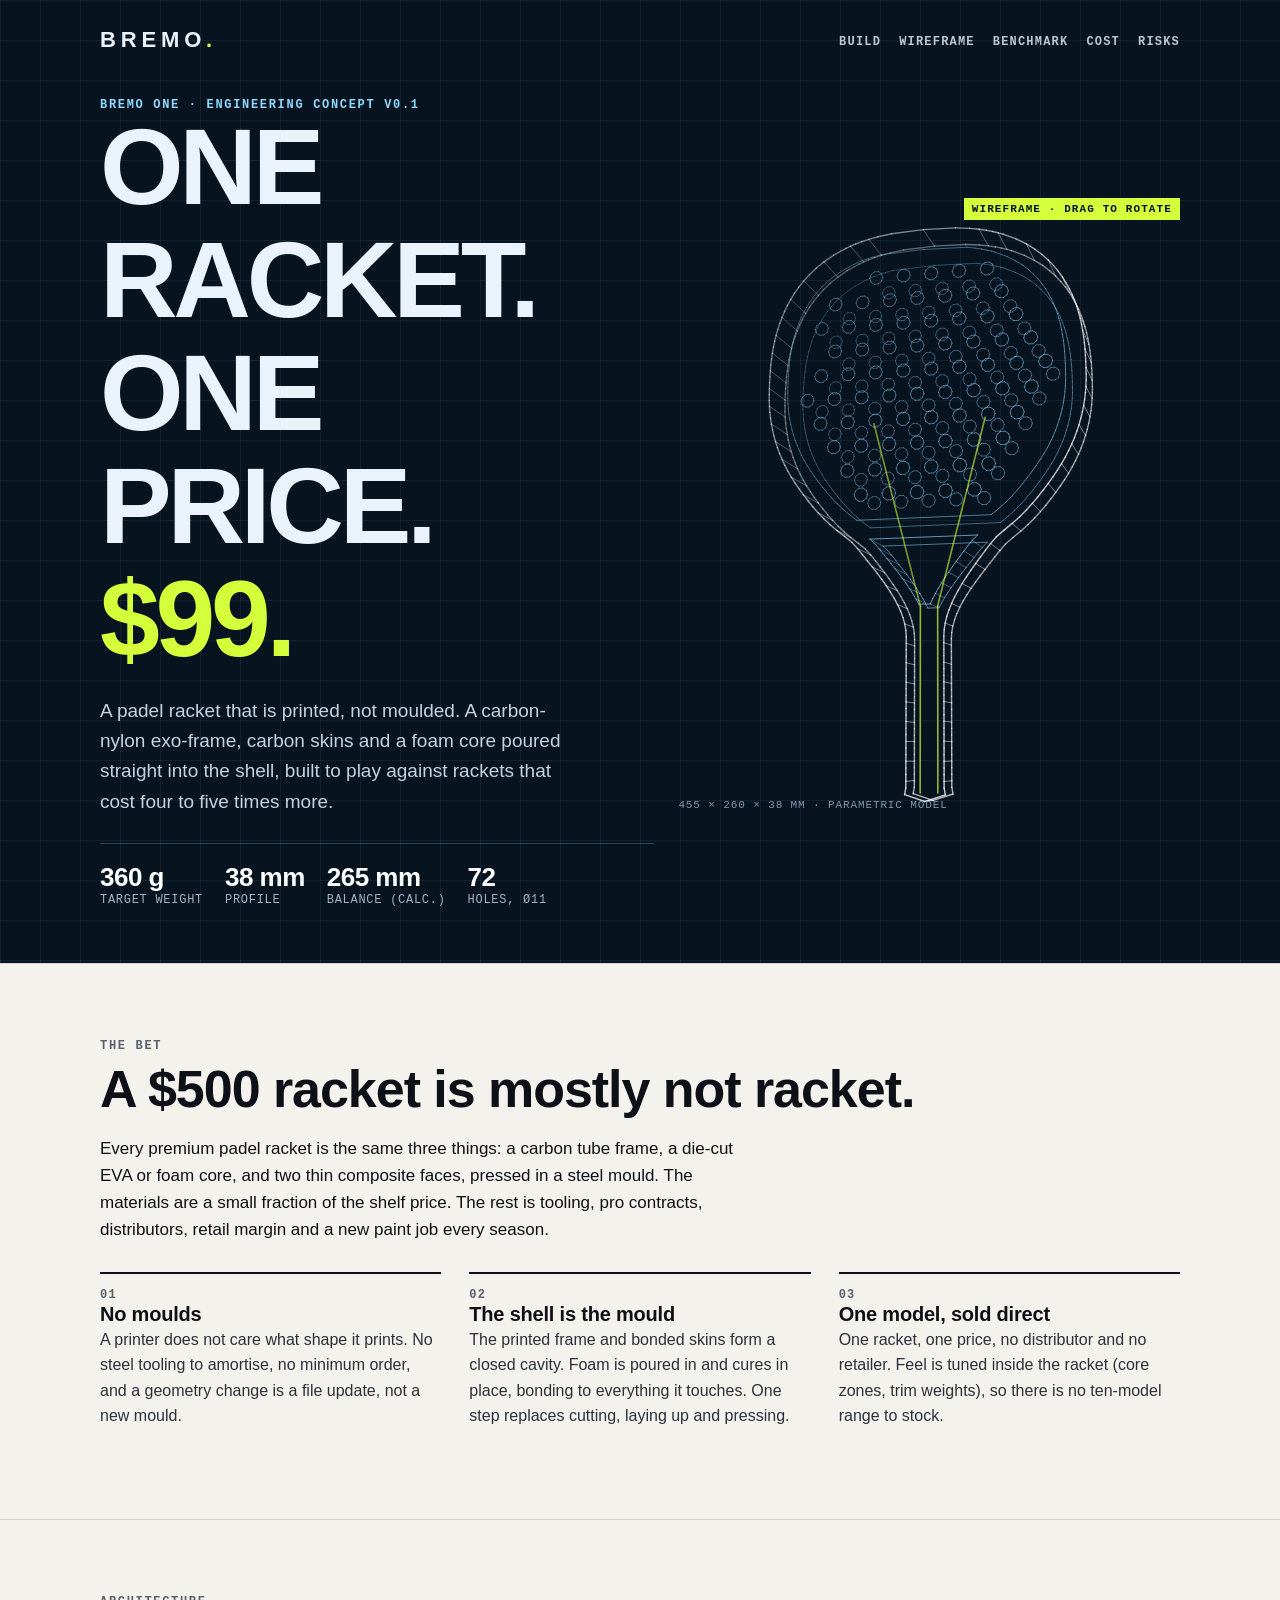
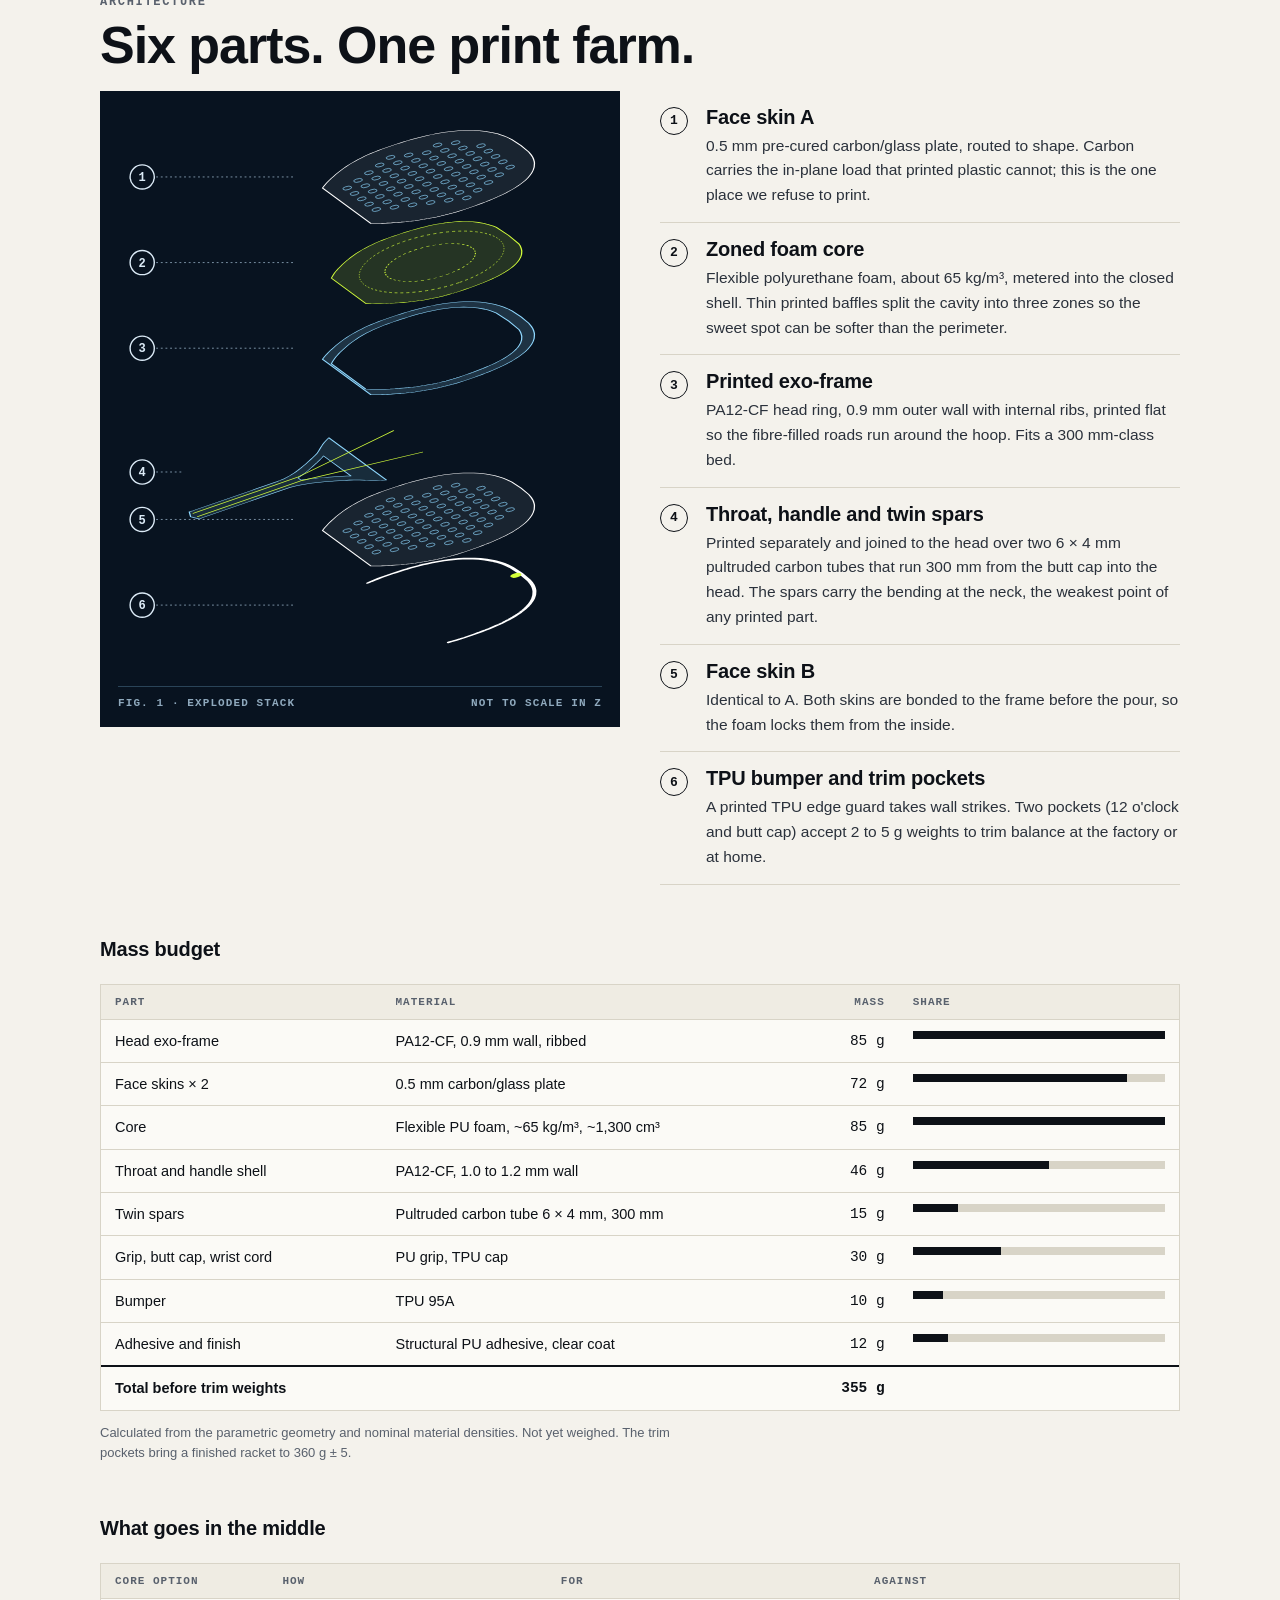
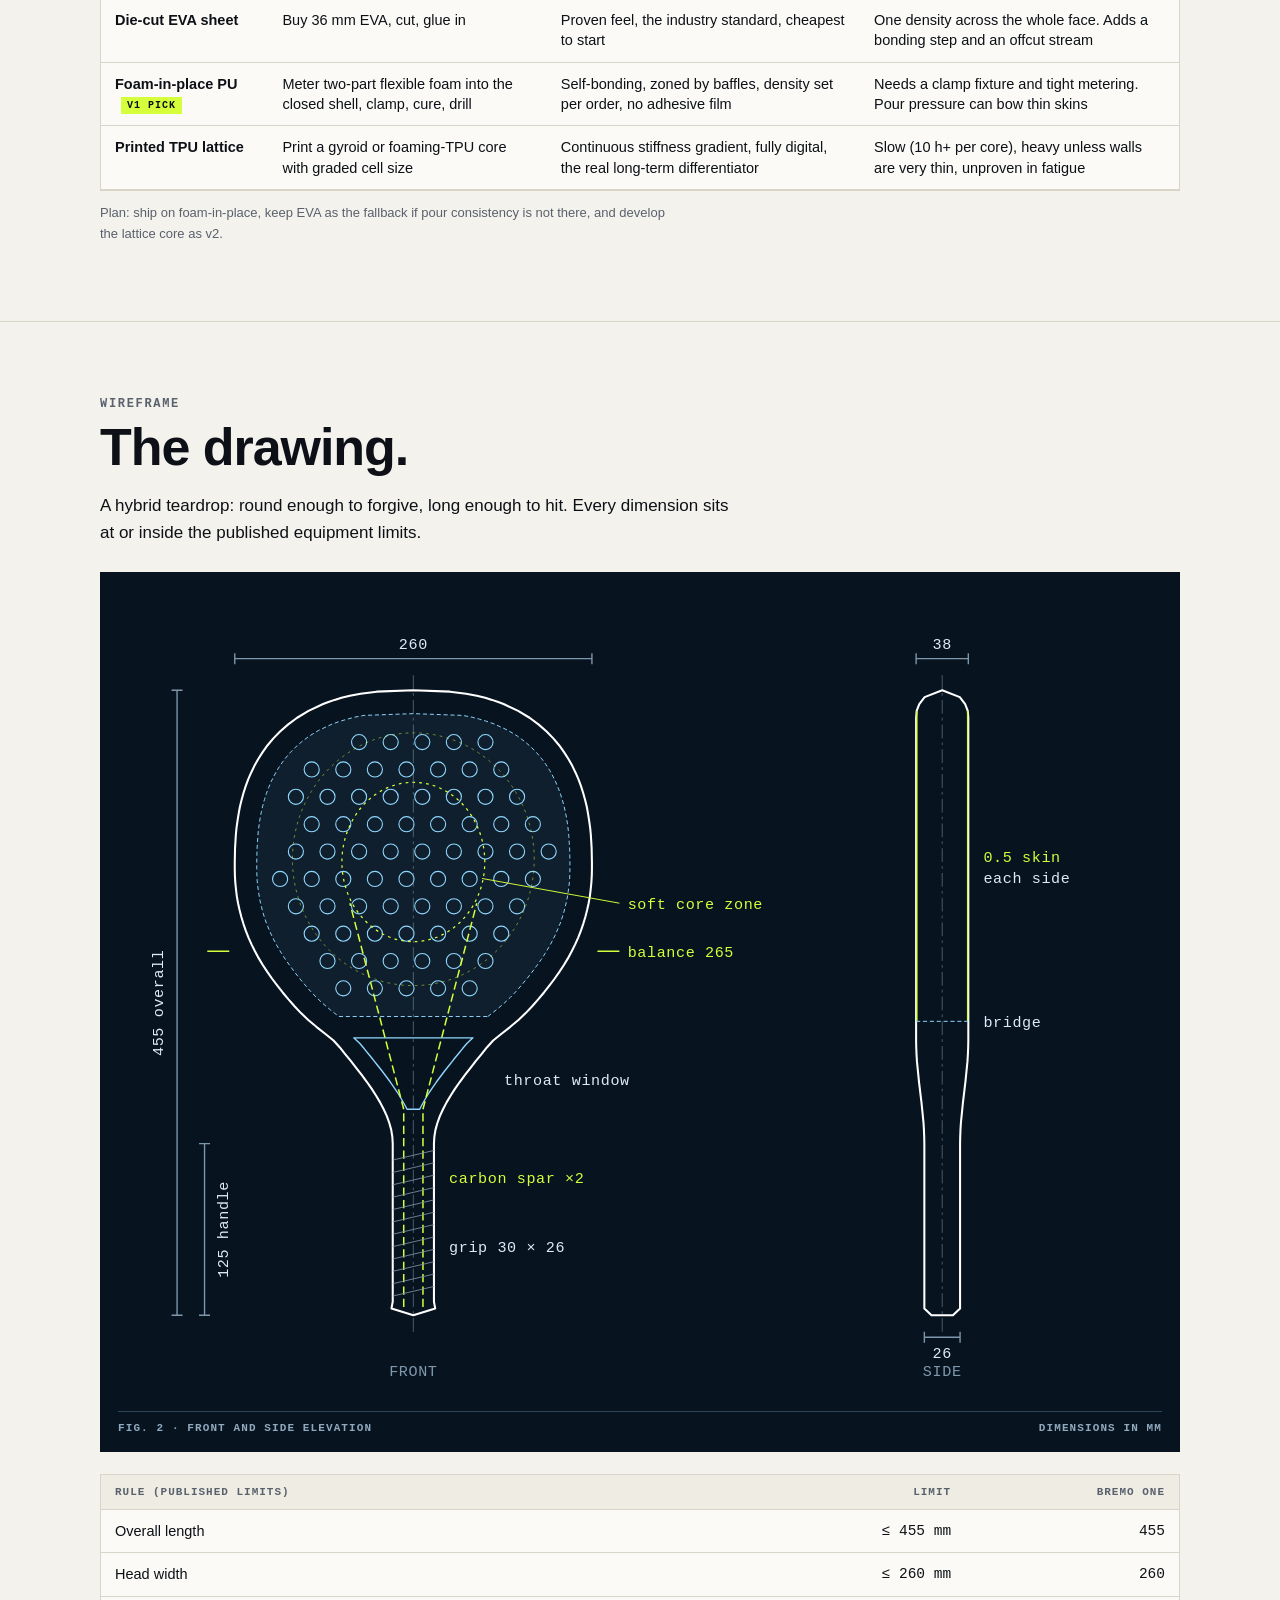
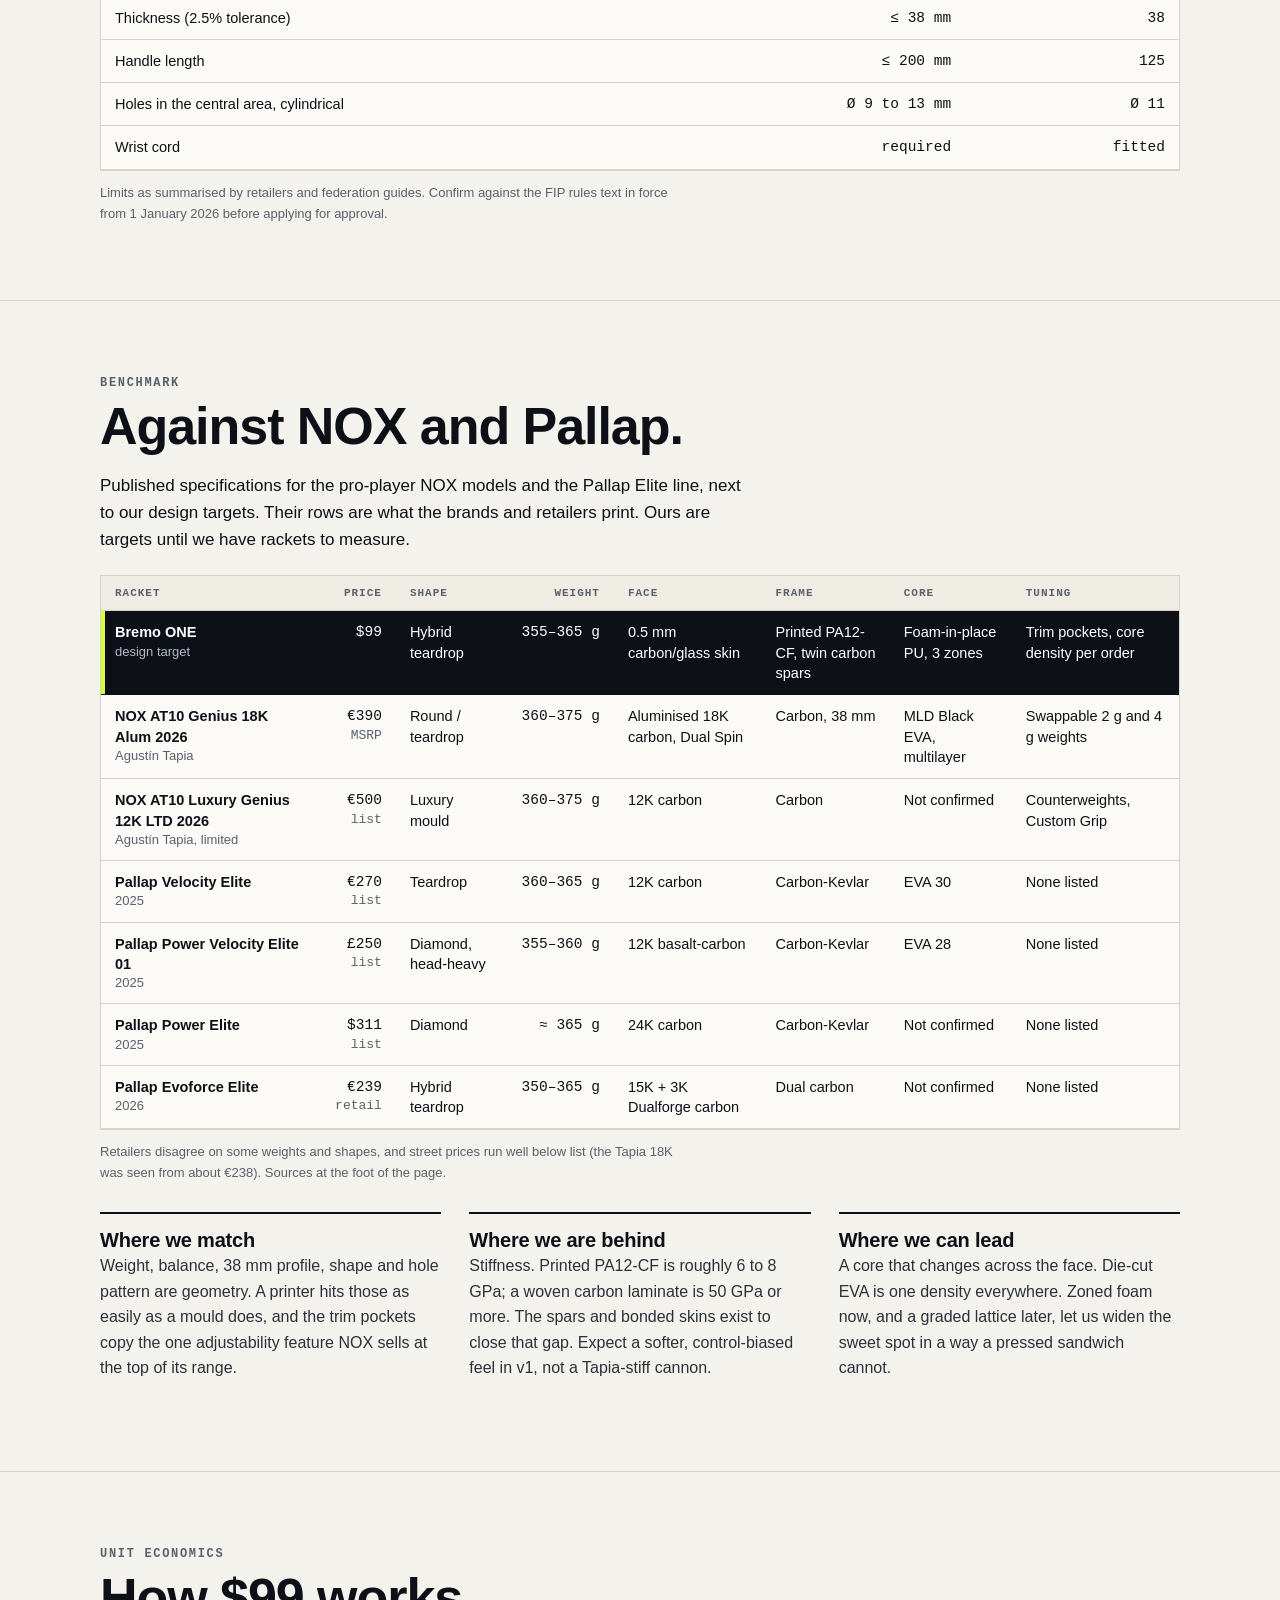
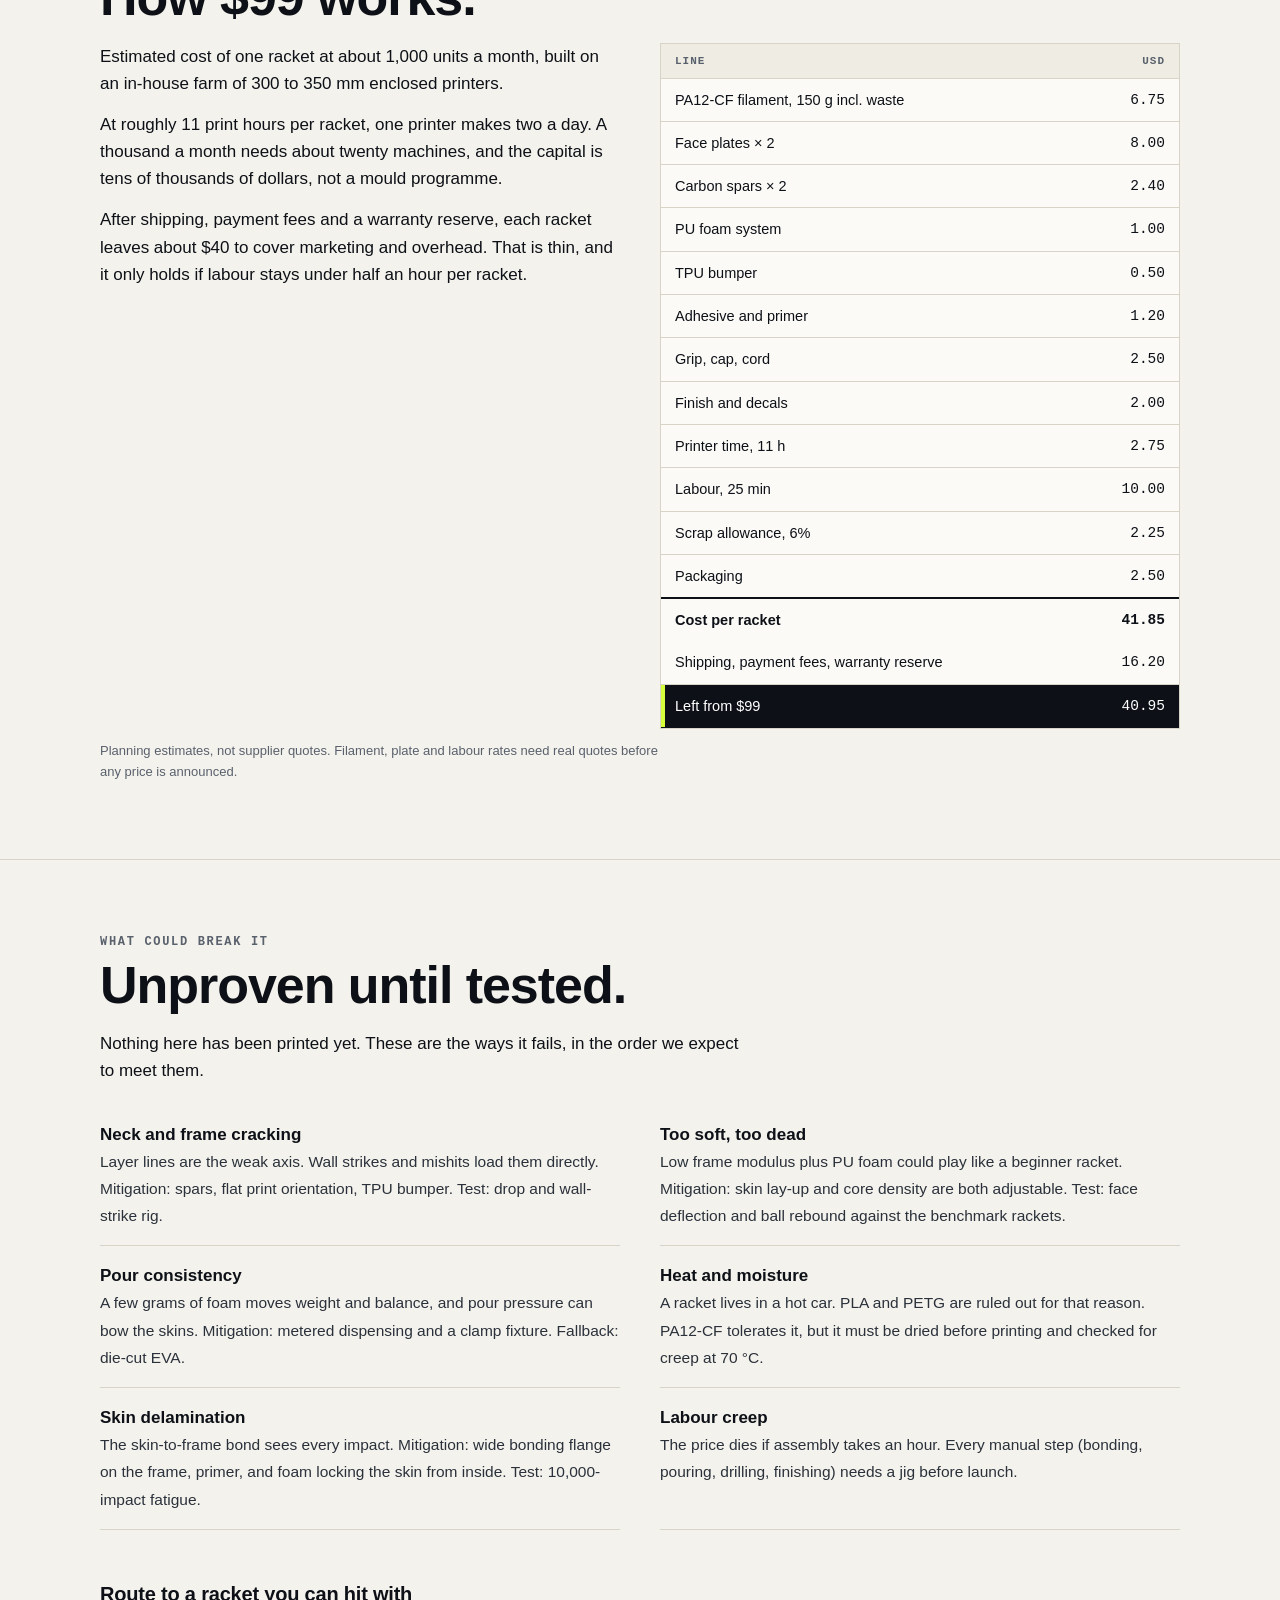
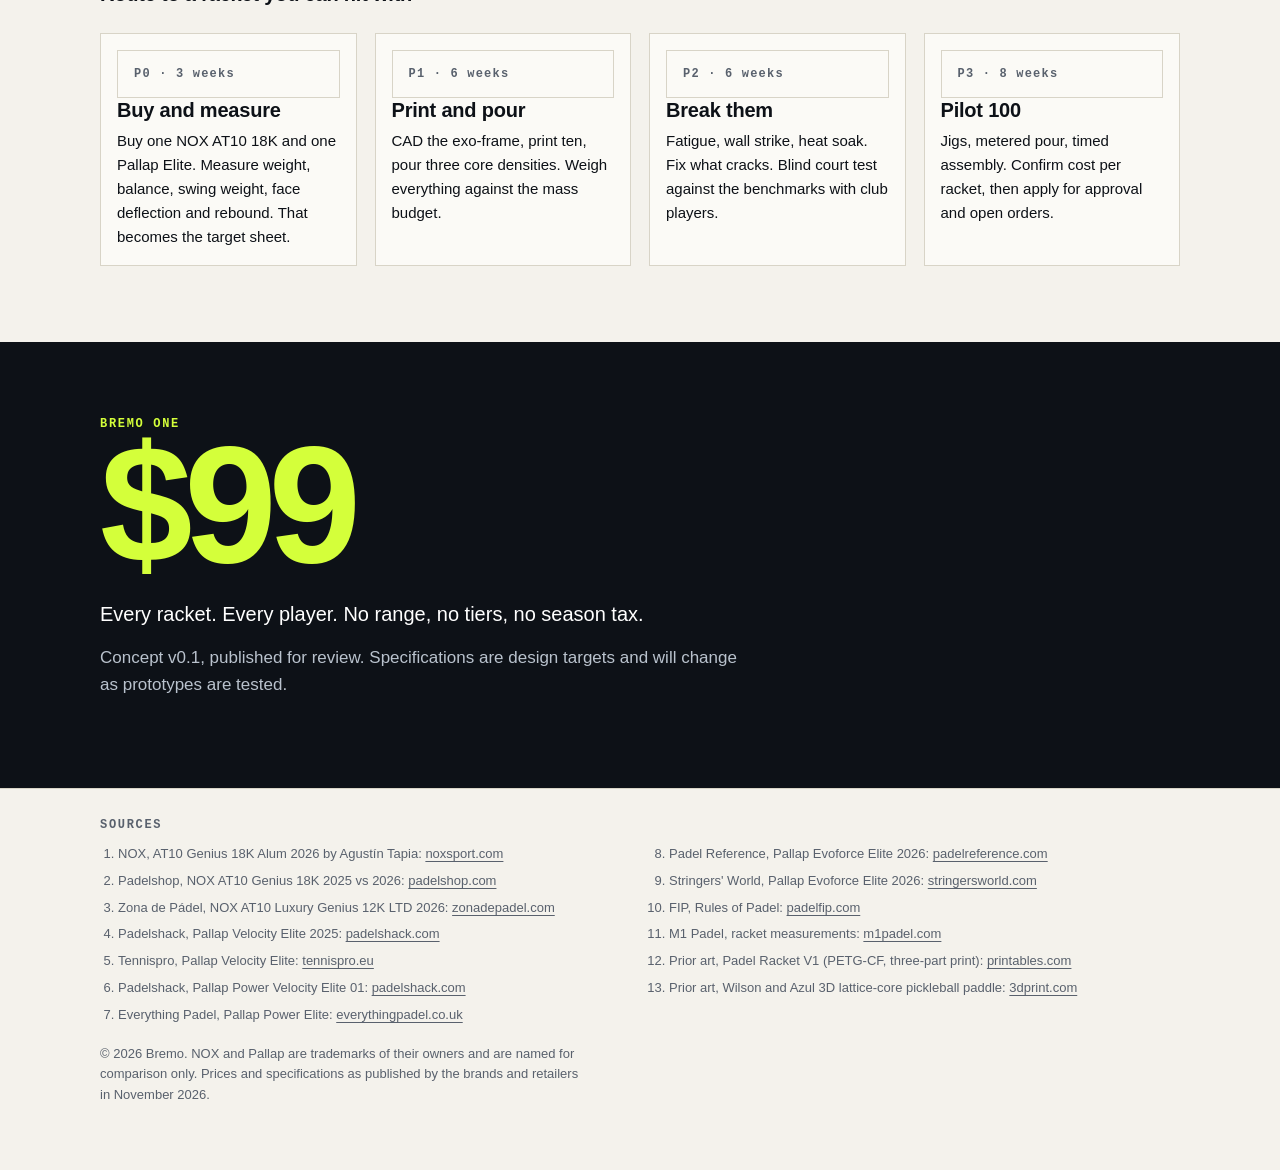
<file: bremo-padel/index.html>
<!doctype html>
<html lang="en">
<head>
<meta charset="utf-8">
<meta name="viewport" content="width=device-width, initial-scale=1">
<title>Bremo Padel | One racket. $99.</title>
<meta name="description" content="Bremo ONE: a 3D printed padel racket with a foam-in-place core, engineered to play against $500 pro models at one price, $99. Design, wireframe, mass budget and benchmark.">
<meta property="og:title" content="Bremo Padel | One racket. $99.">
<meta property="og:description" content="A printed exo-frame, carbon skins and a zoned foam core. Engineering concept v0.1.">
<style>
:root{
  --ink:#0d1117; --paper:#f4f2ec; --card:#fbfaf6; --rule:#d8d4c7; --muted:#59616d;
  --navy:#081320; --navy2:#0e2033; --line:#8fd8ff; --volt:#d4ff3a; --warn:#b4530a;
  --mono:ui-monospace,SFMono-Regular,Menlo,Consolas,"Liberation Mono",monospace;
  --sans:"Helvetica Neue",Helvetica,Arial,"Segoe UI",Roboto,sans-serif;
}
*{box-sizing:border-box}
html{scroll-behavior:smooth}
body{margin:0;background:var(--paper);color:var(--ink);font:17px/1.6 var(--sans);-webkit-font-smoothing:antialiased}
a{color:inherit;text-underline-offset:3px}
.wrap{max-width:1120px;margin:0 auto;padding:0 20px}
.mono{font-family:var(--mono)}
.eyebrow{font:600 12px/1 var(--mono);letter-spacing:.14em;text-transform:uppercase;color:var(--muted)}
h1,h2,h3{line-height:1.05;letter-spacing:-.02em;margin:0;text-wrap:balance}
h2{font-size:clamp(30px,4.6vw,52px);font-weight:800;margin:10px 0 18px}
h3{font-size:20px;font-weight:700;letter-spacing:-.01em;line-height:1.25}
p{margin:0 0 14px;max-width:68ch}
section{padding:76px 0;border-top:1px solid var(--rule)}

/* hero */
.hero{background:var(--navy);color:#eaf3fb;border:0;padding:0;overflow:hidden;position:relative}
.hero:before{content:"";position:absolute;inset:0;background-image:linear-gradient(rgba(143,216,255,.07) 1px,transparent 1px),linear-gradient(90deg,rgba(143,216,255,.07) 1px,transparent 1px);background-size:40px 40px;pointer-events:none}
.nav{display:flex;justify-content:space-between;align-items:center;padding:22px 0;position:relative}
.logo{font-weight:900;font-size:22px;letter-spacing:.22em}
.logo i{font-style:normal;color:var(--volt)}
.nav a{font:600 12px var(--mono);letter-spacing:.1em;text-transform:uppercase;text-decoration:none;opacity:.8;margin-left:18px}
.nav a:hover{opacity:1}
.hero-grid{display:grid;grid-template-columns:1.05fr .95fr;gap:24px;align-items:center;position:relative;padding:20px 0 56px}
.hero h1{font-size:clamp(46px,8.4vw,112px);font-weight:900;letter-spacing:-.04em;text-transform:uppercase}
.hero h1 b{color:var(--volt)}
.hero .eyebrow{color:var(--line)}
.lede{font-size:19px;color:#c4d3e0;max-width:46ch;margin:20px 0 26px}
.stats{display:grid;grid-template-columns:repeat(4,auto);gap:22px;justify-content:start;border-top:1px solid rgba(143,216,255,.25);padding-top:18px}
.stats div{font:500 12px var(--mono);color:#9fb4c6;letter-spacing:.06em;text-transform:uppercase}
.stats strong{display:block;font:800 26px var(--sans);color:#fff;letter-spacing:-.02em;text-transform:none}
.stage{position:relative;aspect-ratio:4/5;min-height:420px}
#wire{width:100%;height:100%;display:block;cursor:grab;touch-action:pan-y}
#wire:active{cursor:grabbing}
.stage small{position:absolute;left:0;bottom:6px;font:500 11px var(--mono);letter-spacing:.08em;color:#7f97ab;text-transform:uppercase}
.tag{position:absolute;right:0;top:8px;font:600 11px var(--mono);letter-spacing:.1em;color:var(--navy);background:var(--volt);padding:5px 8px;text-transform:uppercase}

/* generic */
.cols{display:grid;grid-template-columns:repeat(3,1fr);gap:28px;margin-top:28px}
.cols>div{border-top:2px solid var(--ink);padding-top:14px}
.cols p{font-size:16px;color:#2a313b}
.num{font:700 12px var(--mono);color:var(--muted);letter-spacing:.1em}
.split{display:grid;grid-template-columns:1fr 1fr;gap:40px;align-items:start}
.sheet{background:var(--navy);color:#dcebf7;padding:18px;position:relative}
.sheet svg{width:100%;height:auto;display:block}
.sheet .cap{font:600 11px var(--mono);letter-spacing:.1em;text-transform:uppercase;color:#8fa9bd;display:flex;justify-content:space-between;gap:10px;border-top:1px solid rgba(143,216,255,.25);padding-top:10px;margin-top:10px}
ol.parts{list-style:none;padding:0;margin:0;counter-reset:p}
ol.parts li{counter-increment:p;display:grid;grid-template-columns:34px 1fr;gap:12px;padding:14px 0;border-bottom:1px solid var(--rule)}
ol.parts li:before{content:counter(p);font:700 13px var(--mono);width:26px;height:26px;border:1.5px solid var(--ink);border-radius:50%;display:grid;place-items:center;margin-top:2px}
ol.parts p{font-size:15.5px;margin:4px 0 0;color:#2a313b}
.tw{overflow-x:auto;margin-top:22px;border:1px solid var(--rule);background:var(--card)}
table{border-collapse:collapse;width:100%;font-size:14.5px;line-height:1.4}
th,td{text-align:left;padding:11px 14px;border-bottom:1px solid var(--rule);vertical-align:top}
th{font:600 11px var(--mono);letter-spacing:.09em;text-transform:uppercase;color:var(--muted);white-space:nowrap;background:#efece3}
td.n,th.n{text-align:right;font-family:var(--mono);font-variant-numeric:tabular-nums;white-space:nowrap}
tr.us td{background:var(--ink);color:#fff;border-bottom-color:var(--ink)}
tr.us td:first-child{box-shadow:inset 4px 0 0 var(--volt)}
tr.tot td{font-weight:700;border-top:2px solid var(--ink);border-bottom:0}
.cmp{min-width:940px}
.cmp td:first-child{font-weight:700;min-width:190px}
.cmp small,.note{display:block;font-size:13px;color:var(--muted);font-weight:400}
tr.us small{color:#aeb9c6}
.note{margin-top:12px;max-width:80ch}
.pick{display:inline-block;font:700 10px var(--mono);letter-spacing:.1em;background:var(--volt);color:var(--ink);padding:3px 6px;text-transform:uppercase;vertical-align:middle;margin-left:6px}
.bar{height:8px;background:var(--rule);position:relative;min-width:90px}
.bar i{position:absolute;left:0;top:0;bottom:0;background:var(--ink)}
.risk{display:grid;grid-template-columns:repeat(2,1fr);gap:0 40px;margin-top:20px}
.risk div{padding:16px 0;border-bottom:1px solid var(--rule)}
.risk b{display:block}
.risk span{font-size:15.5px;color:#2a313b}
.steps{display:grid;grid-template-columns:repeat(4,1fr);gap:18px;margin-top:26px}
.steps div{background:var(--card);border:1px solid var(--rule);padding:16px}
.steps p{font-size:15px;margin:6px 0 0}
.dark{background:var(--ink);color:#e9edf2;border:0}
.dark .eyebrow{color:var(--volt)}
.dark p{color:#b9c2cd}
.big{font:900 clamp(60px,13vw,170px)/.9 var(--sans);letter-spacing:-.05em;color:var(--volt)}
footer{padding:30px 0 50px;font-size:13px;color:var(--muted);border-top:1px solid var(--rule)}
footer ol{padding-left:18px;columns:2;column-gap:40px}
footer li{margin-bottom:6px;break-inside:avoid;overflow-wrap:anywhere}
@media (max-width:860px){
  .hero-grid,.split{grid-template-columns:1fr}
  .cols,.steps{grid-template-columns:1fr}
  .risk{grid-template-columns:1fr}
  .stats{grid-template-columns:repeat(2,auto)}
  .stage{min-height:380px;aspect-ratio:1/1}
  section{padding:54px 0}
  .nav a{display:none}
  footer ol{columns:1}
}
</style>
</head>
<body>

<header class="hero">
  <div class="wrap">
    <div class="nav">
      <div class="logo">BREMO<i>.</i></div>
      <nav><a href="#build">Build</a><a href="#wireframe">Wireframe</a><a href="#benchmark">Benchmark</a><a href="#cost">Cost</a><a href="#risk">Risks</a></nav>
    </div>
    <div class="hero-grid">
      <div>
        <div class="eyebrow">Bremo ONE · engineering concept v0.1</div>
        <h1>One racket.<br>One price.<br><b>$99.</b></h1>
        <p class="lede">A padel racket that is printed, not moulded. A carbon-nylon exo-frame, carbon skins and a foam core poured straight into the shell, built to play against rackets that cost four to five times more.</p>
        <div class="stats">
          <div><strong>360 g</strong>target weight</div>
          <div><strong>38 mm</strong>profile</div>
          <div><strong>265 mm</strong>balance (calc.)</div>
          <div><strong id="holeN">70</strong>holes, Ø11</div>
        </div>
      </div>
      <div class="stage">
        <span class="tag">Wireframe · drag to rotate</span>
        <canvas id="wire" aria-label="Rotating 3D wireframe of the Bremo ONE racket"></canvas>
        <small>455 × 260 × 38 mm · parametric model</small>
      </div>
    </div>
  </div>
</header>

<section id="bet">
  <div class="wrap">
    <div class="eyebrow">The bet</div>
    <h2>A $500 racket is mostly not racket.</h2>
    <p>Every premium padel racket is the same three things: a carbon tube frame, a die-cut EVA or foam core, and two thin composite faces, pressed in a steel mould. The materials are a small fraction of the shelf price. The rest is tooling, pro contracts, distributors, retail margin and a new paint job every season.</p>
    <div class="cols">
      <div><div class="num">01</div><h3>No moulds</h3><p>A printer does not care what shape it prints. No steel tooling to amortise, no minimum order, and a geometry change is a file update, not a new mould.</p></div>
      <div><div class="num">02</div><h3>The shell is the mould</h3><p>The printed frame and bonded skins form a closed cavity. Foam is poured in and cures in place, bonding to everything it touches. One step replaces cutting, laying up and pressing.</p></div>
      <div><div class="num">03</div><h3>One model, sold direct</h3><p>One racket, one price, no distributor and no retailer. Feel is tuned inside the racket (core zones, trim weights), so there is no ten-model range to stock.</p></div>
    </div>
  </div>
</section>

<section id="build">
  <div class="wrap">
    <div class="eyebrow">Architecture</div>
    <h2>Six parts. One print farm.</h2>
    <div class="split">
      <div class="sheet">
        <svg id="explode" viewBox="0 0 520 610" role="img" aria-label="Exploded view of the six racket parts"></svg>
        <div class="cap"><span>Fig. 1 · exploded stack</span><span>not to scale in Z</span></div>
      </div>
      <ol class="parts">
        <li><div><h3>Face skin A</h3><p>0.5 mm pre-cured carbon/glass plate, routed to shape. Carbon carries the in-plane load that printed plastic cannot; this is the one place we refuse to print.</p></div></li>
        <li><div><h3>Zoned foam core</h3><p>Flexible polyurethane foam, about 65 kg/m³, metered into the closed shell. Thin printed baffles split the cavity into three zones so the sweet spot can be softer than the perimeter.</p></div></li>
        <li><div><h3>Printed exo-frame</h3><p>PA12-CF head ring, 0.9 mm outer wall with internal ribs, printed flat so the fibre-filled roads run around the hoop. Fits a 300 mm-class bed.</p></div></li>
        <li><div><h3>Throat, handle and twin spars</h3><p>Printed separately and joined to the head over two 6 × 4 mm pultruded carbon tubes that run 300 mm from the butt cap into the head. The spars carry the bending at the neck, the weakest point of any printed part.</p></div></li>
        <li><div><h3>Face skin B</h3><p>Identical to A. Both skins are bonded to the frame before the pour, so the foam locks them from the inside.</p></div></li>
        <li><div><h3>TPU bumper and trim pockets</h3><p>A printed TPU edge guard takes wall strikes. Two pockets (12 o'clock and butt cap) accept 2 to 5 g weights to trim balance at the factory or at home.</p></div></li>
      </ol>
    </div>

    <h3 style="margin-top:52px">Mass budget</h3>
    <div class="tw">
      <table>
        <thead><tr><th>Part</th><th>Material</th><th class="n">Mass</th><th style="width:26%">Share</th></tr></thead>
        <tbody id="mass"></tbody>
      </table>
    </div>
    <span class="note">Calculated from the parametric geometry and nominal material densities. Not yet weighed. The trim pockets bring a finished racket to 360 g ± 5.</span>

    <h3 style="margin-top:52px">What goes in the middle</h3>
    <div class="tw">
      <table>
        <thead><tr><th>Core option</th><th>How</th><th>For</th><th>Against</th></tr></thead>
        <tbody>
          <tr><td><b>Die-cut EVA sheet</b></td><td>Buy 36 mm EVA, cut, glue in</td><td>Proven feel, the industry standard, cheapest to start</td><td>One density across the whole face. Adds a bonding step and an offcut stream</td></tr>
          <tr><td><b>Foam-in-place PU</b><span class="pick">v1 pick</span></td><td>Meter two-part flexible foam into the closed shell, clamp, cure, drill</td><td>Self-bonding, zoned by baffles, density set per order, no adhesive film</td><td>Needs a clamp fixture and tight metering. Pour pressure can bow thin skins</td></tr>
          <tr><td><b>Printed TPU lattice</b></td><td>Print a gyroid or foaming-TPU core with graded cell size</td><td>Continuous stiffness gradient, fully digital, the real long-term differentiator</td><td>Slow (10 h+ per core), heavy unless walls are very thin, unproven in fatigue</td></tr>
        </tbody>
      </table>
    </div>
    <span class="note">Plan: ship on foam-in-place, keep EVA as the fallback if pour consistency is not there, and develop the lattice core as v2.</span>
  </div>
</section>

<section id="wireframe">
  <div class="wrap">
    <div class="eyebrow">Wireframe</div>
    <h2>The drawing.</h2>
    <p>A hybrid teardrop: round enough to forgive, long enough to hit. Every dimension sits at or inside the published equipment limits.</p>
    <div class="sheet" style="margin-top:26px">
      <svg id="plan" viewBox="0 0 760 590" role="img" aria-label="Front and side elevation with dimensions"></svg>
      <div class="cap"><span>Fig. 2 · front and side elevation</span><span>dimensions in mm</span></div>
    </div>
    <div class="tw">
      <table>
        <thead><tr><th>Rule (published limits)</th><th class="n">Limit</th><th class="n">Bremo ONE</th></tr></thead>
        <tbody>
          <tr><td>Overall length</td><td class="n">≤ 455 mm</td><td class="n">455</td></tr>
          <tr><td>Head width</td><td class="n">≤ 260 mm</td><td class="n">260</td></tr>
          <tr><td>Thickness (2.5% tolerance)</td><td class="n">≤ 38 mm</td><td class="n">38</td></tr>
          <tr><td>Handle length</td><td class="n">≤ 200 mm</td><td class="n">125</td></tr>
          <tr><td>Holes in the central area, cylindrical</td><td class="n">Ø 9 to 13 mm</td><td class="n">Ø 11</td></tr>
          <tr><td>Wrist cord</td><td class="n">required</td><td class="n">fitted</td></tr>
        </tbody>
      </table>
    </div>
    <span class="note">Limits as summarised by retailers and federation guides. Confirm against the FIP rules text in force from 1 January 2026 before applying for approval.</span>
  </div>
</section>

<section id="benchmark">
  <div class="wrap">
    <div class="eyebrow">Benchmark</div>
    <h2>Against NOX and Pallap.</h2>
    <p>Published specifications for the pro-player NOX models and the Pallap Elite line, next to our design targets. Their rows are what the brands and retailers print. Ours are targets until we have rackets to measure.</p>
    <div class="tw">
      <table class="cmp">
        <thead><tr><th>Racket</th><th class="n">Price</th><th>Shape</th><th class="n">Weight</th><th>Face</th><th>Frame</th><th>Core</th><th>Tuning</th></tr></thead>
        <tbody>
          <tr class="us"><td>Bremo ONE<small>design target</small></td><td class="n">$99</td><td>Hybrid teardrop</td><td class="n">355–365 g</td><td>0.5 mm carbon/glass skin</td><td>Printed PA12-CF, twin carbon spars</td><td>Foam-in-place PU, 3 zones</td><td>Trim pockets, core density per order</td></tr>
          <tr><td>NOX AT10 Genius 18K Alum 2026<small>Agustín Tapia</small></td><td class="n">€390<small>MSRP</small></td><td>Round / teardrop</td><td class="n">360–375 g</td><td>Aluminised 18K carbon, Dual Spin</td><td>Carbon, 38 mm</td><td>MLD Black EVA, multilayer</td><td>Swappable 2 g and 4 g weights</td></tr>
          <tr><td>NOX AT10 Luxury Genius 12K LTD 2026<small>Agustín Tapia, limited</small></td><td class="n">€500<small>list</small></td><td>Luxury mould</td><td class="n">360–375 g</td><td>12K carbon</td><td>Carbon</td><td>Not confirmed</td><td>Counterweights, Custom Grip</td></tr>
          <tr><td>Pallap Velocity Elite<small>2025</small></td><td class="n">€270<small>list</small></td><td>Teardrop</td><td class="n">360–365 g</td><td>12K carbon</td><td>Carbon-Kevlar</td><td>EVA 30</td><td>None listed</td></tr>
          <tr><td>Pallap Power Velocity Elite 01<small>2025</small></td><td class="n">£250<small>list</small></td><td>Diamond, head-heavy</td><td class="n">355–360 g</td><td>12K basalt-carbon</td><td>Carbon-Kevlar</td><td>EVA 28</td><td>None listed</td></tr>
          <tr><td>Pallap Power Elite<small>2025</small></td><td class="n">$311<small>list</small></td><td>Diamond</td><td class="n">≈ 365 g</td><td>24K carbon</td><td>Carbon-Kevlar</td><td>Not confirmed</td><td>None listed</td></tr>
          <tr><td>Pallap Evoforce Elite<small>2026</small></td><td class="n">€239<small>retail</small></td><td>Hybrid teardrop</td><td class="n">350–365 g</td><td>15K + 3K Dualforge carbon</td><td>Dual carbon</td><td>Not confirmed</td><td>None listed</td></tr>
        </tbody>
      </table>
    </div>
    <span class="note">Retailers disagree on some weights and shapes, and street prices run well below list (the Tapia 18K was seen from about €238). Sources at the foot of the page.</span>

    <div class="cols">
      <div><h3>Where we match</h3><p>Weight, balance, 38 mm profile, shape and hole pattern are geometry. A printer hits those as easily as a mould does, and the trim pockets copy the one adjustability feature NOX sells at the top of its range.</p></div>
      <div><h3>Where we are behind</h3><p>Stiffness. Printed PA12-CF is roughly 6 to 8 GPa; a woven carbon laminate is 50 GPa or more. The spars and bonded skins exist to close that gap. Expect a softer, control-biased feel in v1, not a Tapia-stiff cannon.</p></div>
      <div><h3>Where we can lead</h3><p>A core that changes across the face. Die-cut EVA is one density everywhere. Zoned foam now, and a graded lattice later, let us widen the sweet spot in a way a pressed sandwich cannot.</p></div>
    </div>
  </div>
</section>

<section id="cost">
  <div class="wrap">
    <div class="eyebrow">Unit economics</div>
    <h2>How $99 works.</h2>
    <div class="split">
      <div>
        <p>Estimated cost of one racket at about 1,000 units a month, built on an in-house farm of 300 to 350 mm enclosed printers.</p>
        <p>At roughly 11 print hours per racket, one printer makes two a day. A thousand a month needs about twenty machines, and the capital is tens of thousands of dollars, not a mould programme.</p>
        <p>After shipping, payment fees and a warranty reserve, each racket leaves about $40 to cover marketing and overhead. That is thin, and it only holds if labour stays under half an hour per racket.</p>
      </div>
      <div class="tw" style="margin-top:0">
        <table>
          <thead><tr><th>Line</th><th class="n">USD</th></tr></thead>
          <tbody id="bom"></tbody>
        </table>
      </div>
    </div>
    <span class="note">Planning estimates, not supplier quotes. Filament, plate and labour rates need real quotes before any price is announced.</span>
  </div>
</section>

<section id="risk">
  <div class="wrap">
    <div class="eyebrow">What could break it</div>
    <h2>Unproven until tested.</h2>
    <p>Nothing here has been printed yet. These are the ways it fails, in the order we expect to meet them.</p>
    <div class="risk">
      <div><b>Neck and frame cracking</b><span>Layer lines are the weak axis. Wall strikes and mishits load them directly. Mitigation: spars, flat print orientation, TPU bumper. Test: drop and wall-strike rig.</span></div>
      <div><b>Too soft, too dead</b><span>Low frame modulus plus PU foam could play like a beginner racket. Mitigation: skin lay-up and core density are both adjustable. Test: face deflection and ball rebound against the benchmark rackets.</span></div>
      <div><b>Pour consistency</b><span>A few grams of foam moves weight and balance, and pour pressure can bow the skins. Mitigation: metered dispensing and a clamp fixture. Fallback: die-cut EVA.</span></div>
      <div><b>Heat and moisture</b><span>A racket lives in a hot car. PLA and PETG are ruled out for that reason. PA12-CF tolerates it, but it must be dried before printing and checked for creep at 70 °C.</span></div>
      <div><b>Skin delamination</b><span>The skin-to-frame bond sees every impact. Mitigation: wide bonding flange on the frame, primer, and foam locking the skin from inside. Test: 10,000-impact fatigue.</span></div>
      <div><b>Labour creep</b><span>The price dies if assembly takes an hour. Every manual step (bonding, pouring, drilling, finishing) needs a jig before launch.</span></div>
    </div>

    <h3 style="margin-top:52px">Route to a racket you can hit with</h3>
    <div class="steps">
      <div><div class="num">P0 · 3 weeks</div><h3>Buy and measure</h3><p>Buy one NOX AT10 18K and one Pallap Elite. Measure weight, balance, swing weight, face deflection and rebound. That becomes the target sheet.</p></div>
      <div><div class="num">P1 · 6 weeks</div><h3>Print and pour</h3><p>CAD the exo-frame, print ten, pour three core densities. Weigh everything against the mass budget.</p></div>
      <div><div class="num">P2 · 6 weeks</div><h3>Break them</h3><p>Fatigue, wall strike, heat soak. Fix what cracks. Blind court test against the benchmarks with club players.</p></div>
      <div><div class="num">P3 · 8 weeks</div><h3>Pilot 100</h3><p>Jigs, metered pour, timed assembly. Confirm cost per racket, then apply for approval and open orders.</p></div>
    </div>
  </div>
</section>

<section class="dark">
  <div class="wrap">
    <div class="eyebrow">Bremo ONE</div>
    <div class="big">$99</div>
    <p style="font-size:20px;color:#fff;margin-top:18px">Every racket. Every player. No range, no tiers, no season tax.</p>
    <p>Concept v0.1, published for review. Specifications are design targets and will change as prototypes are tested.</p>
  </div>
</section>

<footer>
  <div class="wrap">
    <div class="eyebrow" style="margin-bottom:12px">Sources</div>
    <ol>
      <li>NOX, AT10 Genius 18K Alum 2026 by Agustín Tapia: <a href="https://noxsport.com/en/products/pala-at10-genius-18k-alum-2026-by-agustin-tapia">noxsport.com</a></li>
      <li>Padelshop, NOX AT10 Genius 18K 2025 vs 2026: <a href="https://padelshop.com/en-it/blogs/padel-tips/nox-at10-genius-18k-2025-vs-2026">padelshop.com</a></li>
      <li>Zona de Pádel, NOX AT10 Luxury Genius 12K LTD 2026: <a href="https://www.zonadepadel.com/nox/15945-nox-at10-luxury-genius-12k-ltd-2026.html">zonadepadel.com</a></li>
      <li>Padelshack, Pallap Velocity Elite 2025: <a href="https://www.padelshack.com/product/pallap-velocity-elite-padel-racket-silvercarbon-2025/">padelshack.com</a></li>
      <li>Tennispro, Pallap Velocity Elite: <a href="https://www.tennispro.eu/products/pallap-velocity-elite-padel-racket/">tennispro.eu</a></li>
      <li>Padelshack, Pallap Power Velocity Elite 01: <a href="https://www.padelshack.com/product/pallap-power-velocity-elite-01-2025/">padelshack.com</a></li>
      <li>Everything Padel, Pallap Power Elite: <a href="https://everythingpadel.co.uk/products/pallap-power-elite-padel-racket">everythingpadel.co.uk</a></li>
      <li>Padel Reference, Pallap Evoforce Elite 2026: <a href="https://www.padelreference.com/en/padel-rackets/p/pallap-evoforce-elite-2026">padelreference.com</a></li>
      <li>Stringers' World, Pallap Evoforce Elite 2026: <a href="https://www.stringersworld.com/product/pallap-evoforce-elite-padel-racket-2026/">stringersworld.com</a></li>
      <li>FIP, Rules of Padel: <a href="https://www.padelfip.com/governance/rules-of-padel/">padelfip.com</a></li>
      <li>M1 Padel, racket measurements: <a href="https://www.m1padel.com/se/blog/post/padel-racket-measurements">m1padel.com</a></li>
      <li>Prior art, Padel Racket V1 (PETG-CF, three-part print): <a href="https://www.printables.com/model/1033579-padel-racket-v1">printables.com</a></li>
      <li>Prior art, Wilson and Azul 3D lattice-core pickleball paddle: <a href="https://3dprint.com/285375/azul-3d-wilson-rethink-pickleball-paddle-design-with-3d-printed-lattice-cores/">3dprint.com</a></li>
    </ol>
    <p style="margin-top:18px">© 2026 Bremo. NOX and Pallap are trademarks of their owners and are named for comparison only. Prices and specifications as published by the brands and retailers in November 2026.</p>
  </div>
</footer>

<script>
(function(){
"use strict";
/* ---------- parametric geometry (mm, y from butt cap to tip) ---------- */
var L=455, HW=130, CY=325, HANDLE=125, ARM=17;
function ss(t){t=Math.max(0,Math.min(1,t));return t*t*(3-2*t);}
function halfW(y){
  if(y<=0||y>=L) return 0;
  var hx=0, t=(y-CY)/130;
  if(Math.abs(t)<1){var n=t>0?2.5:2.0; hx=HW*Math.pow(1-Math.pow(Math.abs(t),n),1/n);}
  var tx=0;
  if(y<=HANDLE) tx=y<8?15+2.5*(1-y/8):15;
  else tx=(15+73*ss((y-HANDLE)/135))*(1-ss((y-205)/95));
  var k=6, x=Math.pow(Math.pow(hx,k)+Math.pow(tx,k),1/k);
  if(y>L-1.5) x=Math.min(x,hx);
  return Math.min(HW,x);
}
function halfZ(y){ return 13+6*ss((y-HANDLE)/75); }
/* outline as closed polygon, right side up then left side down */
var R=[],i,y;
for(y=0;y<=L;y+=(y>440?1.5:5)) R.push([halfW(y),y]);
R.push([0,L]);
var OUT=R.concat(R.slice(0,-1).reverse().map(function(p){return[-p[0],p[1]];}));
/* inner edge of head frame: offset the outline inward by 16 mm */
function inset(d,ymin){
  var pts=[],n=R.length;
  for(var j=0;j<n;j++){
    var a=R[Math.max(0,j-1)],b=R[Math.min(n-1,j+1)],p=R[j];
    var dx=b[0]-a[0],dy=b[1]-a[1],l=Math.hypot(dx,dy)||1;
    /* inward normal for the right side, traversed butt to tip, is (-dy, dx)/l */
    var q=[p[0]-dy/l*d, p[1]+dx/l*d];
    if(q[1]>=ymin && q[0]>=0) pts.push(q);
  }
  pts[pts.length-1][0]=0;
  return pts.concat(pts.slice(0,-1).reverse().map(function(p){return[-p[0],p[1]];}));
}
var INNER=inset(16,216);
/* throat window */
var WIN=[];
for(y=150;y<=202;y+=4){var w=halfW(y)-ARM; if(w>1) WIN.push([w,y]);}
WIN=WIN.concat(WIN.slice().reverse().map(function(p){return[-p[0],p[1]];}));
/* holes: hex grid inside the hitting zone */
var HOLES=[],row=0,PITCH=23,x;
for(y=238;y<L-28;y+=PITCH*0.866,row++){
  for(x=-120+(row%2?PITCH/2:0);x<=120;x+=PITCH){
    var ok=true;
    [[0,0],[0,14],[0,-14]].forEach(function(o){ if(halfW(y+o[1])-Math.abs(x)<30) ok=false; });
    if(ok) HOLES.push([x,y]);
  }
}
var hn=document.getElementById('holeN'); if(hn) hn.textContent=HOLES.length;

function path(pts,close){return pts.map(function(p,j){return(j?'L':'M')+p[0].toFixed(1)+' '+p[1].toFixed(1);}).join('')+(close?'Z':'');}
var NS='http://www.w3.org/2000/svg';
function el(parent,tag,attrs,text){var e=document.createElementNS(NS,tag);for(var k in attrs)e.setAttribute(k,attrs[k]);if(text!=null)e.textContent=text;parent.appendChild(e);return e;}
var LINE='#8fd8ff',VOLT='#d4ff3a',DIM='#7f97ab';

/* ---------- Fig. 2: front + side elevation ---------- */
(function(){
  var svg=document.getElementById('plan'); if(!svg) return;
  var S=1.0, ox=215, oy=528;            /* y up */
  var g=el(svg,'g',{transform:'translate('+ox+','+oy+') scale('+S+',-'+S+')',fill:'none','stroke-linejoin':'round'});
  el(g,'path',{d:path(INNER,true),fill:'rgba(143,216,255,.06)',stroke:LINE,'stroke-width':.7,'stroke-dasharray':'3 2'});
  el(g,'path',{d:path(OUT,true),stroke:'#fff','stroke-width':1.5});
  el(g,'path',{d:path(WIN,true),stroke:LINE,'stroke-width':1});
  HOLES.forEach(function(h){el(g,'circle',{cx:h[0],cy:h[1],r:5.5,stroke:LINE,'stroke-width':.8});});
  /* spars */
  [-7,7].forEach(function(sx){el(g,'path',{d:'M'+sx+' 6L'+sx+' 150L'+(sx*6.6)+' 300',stroke:VOLT,'stroke-width':1.1,'stroke-dasharray':'6 3'});});
  /* grip hatch */
  for(y=14;y<120;y+=9) el(g,'path',{d:'M-15 '+y+'L15 '+(y+7),stroke:DIM,'stroke-width':.6});
  /* core zones */
  el(g,'ellipse',{cx:0,cy:330,rx:52,ry:58,stroke:VOLT,'stroke-width':.9,'stroke-dasharray':'2 3'});
  el(g,'ellipse',{cx:0,cy:332,rx:88,ry:92,stroke:VOLT,'stroke-width':.6,'stroke-dasharray':'2 3',opacity:.6});
  /* centre line + balance */
  el(g,'path',{d:'M0 -12L0 468',stroke:DIM,'stroke-width':.4,'stroke-dasharray':'10 3 2 3'});
  el(g,'path',{d:'M-150 265L-134 265M134 265L150 265',stroke:VOLT,'stroke-width':1});

  var t={fill:'#dcebf7','font-family':'ui-monospace,Menlo,Consolas,monospace','font-size':11,'letter-spacing':'.04em'};
  function X(v){return ox+v*S;} function Y(v){return oy-v*S;}
  function dimV(xv,y0,y1,label,side){
    var xx=X(xv);
    el(svg,'path',{d:'M'+xx+' '+Y(y0)+'L'+xx+' '+Y(y1)+'M'+(xx-4)+' '+Y(y0)+'h8M'+(xx-4)+' '+Y(y1)+'h8',stroke:DIM,'stroke-width':1,fill:'none'});
    var tx=xx+(side<0?-8:8), ty=(Y(y0)+Y(y1))/2;
    var a={}; for(var k in t)a[k]=t[k]; a.x=tx;a.y=ty;a['text-anchor']='middle';a.transform='rotate(-90 '+tx+' '+ty+')';a.dy=side<0?-2:9;
    el(svg,'text',a,label);
  }
  function dimH(yv,x0,x1,label,above){
    var yy=Y(yv);
    el(svg,'path',{d:'M'+X(x0)+' '+yy+'L'+X(x1)+' '+yy+'M'+X(x0)+' '+(yy-4)+'v8M'+X(x1)+' '+(yy-4)+'v8',stroke:DIM,'stroke-width':1,fill:'none'});
    var a={}; for(var k in t)a[k]=t[k]; a.x=(X(x0)+X(x1))/2;a.y=yy+(above?-7:15);a['text-anchor']='middle';
    el(svg,'text',a,label);
  }
  function note(xv,yv,label,anchor,col){var a={}; for(var k in t)a[k]=t[k]; a.x=xv;a.y=yv;a['text-anchor']=anchor||'start'; if(col)a.fill=col; el(svg,'text',a,label);}
  dimV(-172,0,455,'455 overall',-1);
  dimV(-152,0,125,'125 handle',1);
  dimH(478,-130,130,'260',true);
  note(X(150)+6,Y(265)+4,'balance 265',null,VOLT);
  el(svg,'path',{d:'M'+X(50)+' '+Y(318)+'L'+X(150)+' '+Y(300),stroke:VOLT,'stroke-width':.7,fill:'none'});
  note(X(150)+6,Y(300)+4,'soft core zone',null,VOLT);
  note(X(26),Y(100)+4,'carbon spar ×2',null,VOLT);
  note(X(26),Y(50)+4,'grip 30 × 26');
  note(X(66),Y(172)+4,'throat window');

  /* side elevation */
  var sx=600, sg=el(svg,'g',{transform:'translate('+sx+','+oy+') scale('+S+',-'+S+')',fill:'none'});
  var P=[]; for(y=0;y<=L;y+=5){var z=halfZ(y); if(y>L-19) z=Math.sqrt(Math.max(0,361-Math.pow(y-(L-19),2))); if(y<4) z=z*(.6+.1*y); P.push([z,y]);}
  var SIDE=P.concat(P.slice().reverse().map(function(p){return[-p[0],p[1]];}));
  el(sg,'path',{d:path(SIDE,true),stroke:'#fff','stroke-width':1.5,'stroke-linejoin':'round'});
  el(sg,'path',{d:'M-18.5 214L-18.5 440M18.5 214L18.5 440',stroke:VOLT,'stroke-width':1});
  el(sg,'path',{d:'M-19 214L19 214',stroke:LINE,'stroke-width':.7,'stroke-dasharray':'3 2'});
  el(sg,'path',{d:'M0 -12L0 468',stroke:DIM,'stroke-width':.4,'stroke-dasharray':'10 3 2 3'});
  ox=sx;
  dimH(478,-19,19,'38',true);
  dimH(-16,-13,13,'26',false);
  note(sx+30,Y(330),'0.5 skin',null,VOLT);
  note(sx+30,Y(330)+15,'each side');
  note(sx+30,Y(214)+4,'bridge');
  note(sx,Y(-44),'SIDE','middle',DIM);
  note(215,Y(-44),'FRONT','middle',DIM);
})();

/* ---------- Fig. 1: exploded view ---------- */
(function(){
  var svg=document.getElementById('explode'); if(!svg) return;
  var layers=[
    {n:1,kind:'skin'},{n:2,kind:'core'},{n:3,kind:'frame'},{n:4,kind:'handle'},{n:5,kind:'skin'},{n:6,kind:'bumper'}
  ];
  var HEAD=OUT.filter(function(p){return p[1]>=214;});
  var HANDLEP=OUT.filter(function(p){return p[1]<=232;});
  var COREP=INNER;
  layers.forEach(function(l,idx){
    var dy=70+idx*92;
    /* (x,y) -> lay flat, long axis to the right and slightly up */
    var m='matrix(0.34,0.25,0.78,-0.27,'+78+','+(dy+92)+')';
    var g=el(svg,'g',{transform:m,fill:'none','stroke-linejoin':'round'});
    if(l.kind==='skin'){
      el(g,'path',{d:path(HEAD,true),fill:'rgba(255,255,255,.07)',stroke:'#fff','stroke-width':1.6});
      HOLES.forEach(function(h){el(g,'circle',{cx:h[0],cy:h[1],r:5.5,stroke:LINE,'stroke-width':1});});
    } else if(l.kind==='core'){
      el(g,'path',{d:path(COREP,true),fill:'rgba(212,255,58,.14)',stroke:VOLT,'stroke-width':1.6});
      el(g,'ellipse',{cx:0,cy:330,rx:52,ry:58,stroke:VOLT,'stroke-width':1.4,'stroke-dasharray':'4 4'});
      el(g,'ellipse',{cx:0,cy:332,rx:88,ry:92,stroke:VOLT,'stroke-width':1,'stroke-dasharray':'4 4'});
    } else if(l.kind==='frame'){
      el(g,'path',{d:path(HEAD,true)+path(INNER,true),fill:'rgba(143,216,255,.16)','fill-rule':'evenodd',stroke:LINE,'stroke-width':1.6});
    } else if(l.kind==='handle'){
      el(g,'path',{d:path(HANDLEP,true),fill:'rgba(143,216,255,.12)',stroke:LINE,'stroke-width':1.6});
      el(g,'path',{d:path(WIN,true),fill:'#081320',stroke:LINE,'stroke-width':1.2});
      [-7,7].forEach(function(sx){el(g,'path',{d:'M'+sx+' 6L'+sx+' 150L'+(sx*6.6)+' 300',stroke:VOLT,'stroke-width':2.2});});
    } else {
      var B=OUT.filter(function(p){return p[1]>=300;});
      el(g,'path',{d:path(B,false),stroke:'#fff','stroke-width':5,'stroke-linecap':'round'});
      el(g,'circle',{cx:0,cy:448,r:7,fill:VOLT});
    }
    var cy=dy+(l.kind==='handle'?44:3);
    el(svg,'circle',{cx:26,cy:cy,r:13,fill:'none',stroke:'#dcebf7','stroke-width':1.5});
    el(svg,'text',{x:26,y:cy+4.5,'text-anchor':'middle',fill:'#dcebf7','font-family':'ui-monospace,Menlo,Consolas,monospace','font-size':13,'font-weight':700},l.n);
    el(svg,'path',{d:'M41 '+cy+'L'+(l.kind==='handle'?70:190)+' '+cy,stroke:DIM,'stroke-width':1,'stroke-dasharray':'2 3'});
  });
})();

/* ---------- tables ---------- */
(function(){
  var M=[
    ['Head exo-frame','PA12-CF, 0.9 mm wall, ribbed',85],
    ['Face skins × 2','0.5 mm carbon/glass plate',72],
    ['Core','Flexible PU foam, ~65 kg/m³, ~1,300 cm³',85],
    ['Throat and handle shell','PA12-CF, 1.0 to 1.2 mm wall',46],
    ['Twin spars','Pultruded carbon tube 6 × 4 mm, 300 mm',15],
    ['Grip, butt cap, wrist cord','PU grip, TPU cap',30],
    ['Bumper','TPU 95A',10],
    ['Adhesive and finish','Structural PU adhesive, clear coat',12]
  ], tot=0, tb=document.getElementById('mass'), h='';
  M.forEach(function(r){tot+=r[2];});
  M.forEach(function(r){h+='<tr><td>'+r[0]+'</td><td>'+r[1]+'</td><td class="n">'+r[2]+' g</td><td><div class="bar"><i style="width:'+(r[2]/85*100).toFixed(0)+'%"></i></div></td></tr>';});
  h+='<tr class="tot"><td>Total before trim weights</td><td></td><td class="n">'+tot+' g</td><td></td></tr>';
  if(tb) tb.innerHTML=h;

  var B=[
    ['PA12-CF filament, 150 g incl. waste',6.75],['Face plates × 2',8.00],['Carbon spars × 2',2.40],
    ['PU foam system',1.00],['TPU bumper',0.50],['Adhesive and primer',1.20],['Grip, cap, cord',2.50],
    ['Finish and decals',2.00],['Printer time, 11 h',2.75],['Labour, 25 min',10.00],['Scrap allowance, 6%',2.25],['Packaging',2.50]
  ], bt=0, bb=document.getElementById('bom'), b='';
  B.forEach(function(r){bt+=r[1]; b+='<tr><td>'+r[0]+'</td><td class="n">'+r[1].toFixed(2)+'</td></tr>';});
  b+='<tr class="tot"><td>Cost per racket</td><td class="n">'+bt.toFixed(2)+'</td></tr>';
  b+='<tr><td>Shipping, payment fees, warranty reserve</td><td class="n">'+(16.20).toFixed(2)+'</td></tr>';
  b+='<tr class="us"><td>Left from $99</td><td class="n">'+(99-bt-16.2).toFixed(2)+'</td></tr>';
  if(bb) bb.innerHTML=b;
})();

/* ---------- 3D wireframe ---------- */
(function(){
  var cv=document.getElementById('wire'); if(!cv||!cv.getContext) return;
  var ctx=cv.getContext('2d'), SEG=[];
  function ring(pts,zf,col,w,closed){
    for(var j=0;j<pts.length-(closed?0:1);j++){
      var a=pts[j],b=pts[(j+1)%pts.length];
      SEG.push([a[0],a[1],zf(a[1]),b[0],b[1],zf(b[1]),col,w]);
    }
  }
  var up=function(y){return halfZ(y);}, dn=function(y){return -halfZ(y);};
  ring(OUT,up,0,1.4,true); ring(OUT,dn,0,1.4,true);
  OUT.forEach(function(p,j){ if(j%3===0) SEG.push([p[0],p[1],halfZ(p[1]),p[0],p[1],-halfZ(p[1]),0,.7]); });
  ring(INNER,up,1,.8,true); ring(INNER,dn,1,.8,true);
  ring(WIN,up,1,1,true); ring(WIN,dn,1,1,true);
  WIN.forEach(function(p,j){ if(j%2===0) SEG.push([p[0],p[1],halfZ(p[1]),p[0],p[1],-halfZ(p[1]),1,.6]); });
  HOLES.forEach(function(h){
    var c=[],k; for(k=0;k<10;k++) c.push([h[0]+5.5*Math.cos(k*Math.PI/5),h[1]+5.5*Math.sin(k*Math.PI/5)]);
    ring(c,function(){return 19;},1,.8,true); ring(c,function(){return -19;},1,.8,true);
  });
  [-7,7].forEach(function(sx){
    SEG.push([sx,6,0,sx,150,0,2,1.6]); SEG.push([sx,150,0,sx*6.6,300,0,2,1.6]);
  });
  var COL=['255,255,255','143,216,255','212,255,58'];
  var yaw=-.55, pitch=.18, drag=false, lx=0, auto=!(window.matchMedia&&matchMedia('(prefers-reduced-motion: reduce)').matches), W=0,H=0,dpr=1;
  function size(){dpr=Math.min(2,window.devicePixelRatio||1);W=cv.clientWidth;H=cv.clientHeight;cv.width=W*dpr;cv.height=H*dpr;}
  function draw(){
    ctx.setTransform(dpr,0,0,dpr,0,0); ctx.clearRect(0,0,W,H);
    var sc=Math.min(W/330,H/500), cyw=Math.cos(yaw), syw=Math.sin(yaw), cp=Math.cos(pitch), sp=Math.sin(pitch), D=1100;
    function pr(x,y,z){
      y-=232; var x1=x*cyw+z*syw, z1=-x*syw+z*cyw, y1=y*cp-z1*sp, z2=y*sp+z1*cp, f=D/(D+z2);
      return [W/2+x1*f*sc, H/2-y1*f*sc, z2];
    }
    ctx.lineCap='round';
    for(var j=0;j<SEG.length;j++){
      var s=SEG[j], a=pr(s[0],s[1],s[2]), b=pr(s[3],s[4],s[5]);
      var depth=(a[2]+b[2])/2, al=Math.max(.16,Math.min(.95,.58-depth/260));
      ctx.strokeStyle='rgba('+COL[s[6]]+','+al.toFixed(2)+')'; ctx.lineWidth=s[7];
      ctx.beginPath(); ctx.moveTo(a[0],a[1]); ctx.lineTo(b[0],b[1]); ctx.stroke();
    }
  }
  function tick(){ if(auto&&!drag){yaw+=.006;} draw(); requestAnimationFrame(tick); }
  cv.addEventListener('pointerdown',function(e){drag=true;lx=e.clientX;cv.setPointerCapture(e.pointerId);});
  cv.addEventListener('pointermove',function(e){if(drag){yaw+=(e.clientX-lx)*.01;lx=e.clientX;}});
  cv.addEventListener('pointerup',function(){drag=false;});
  cv.addEventListener('pointercancel',function(){drag=false;});
  window.addEventListener('resize',size);
  size(); tick();
})();
})();
</script>
</body>
</html>
</file>
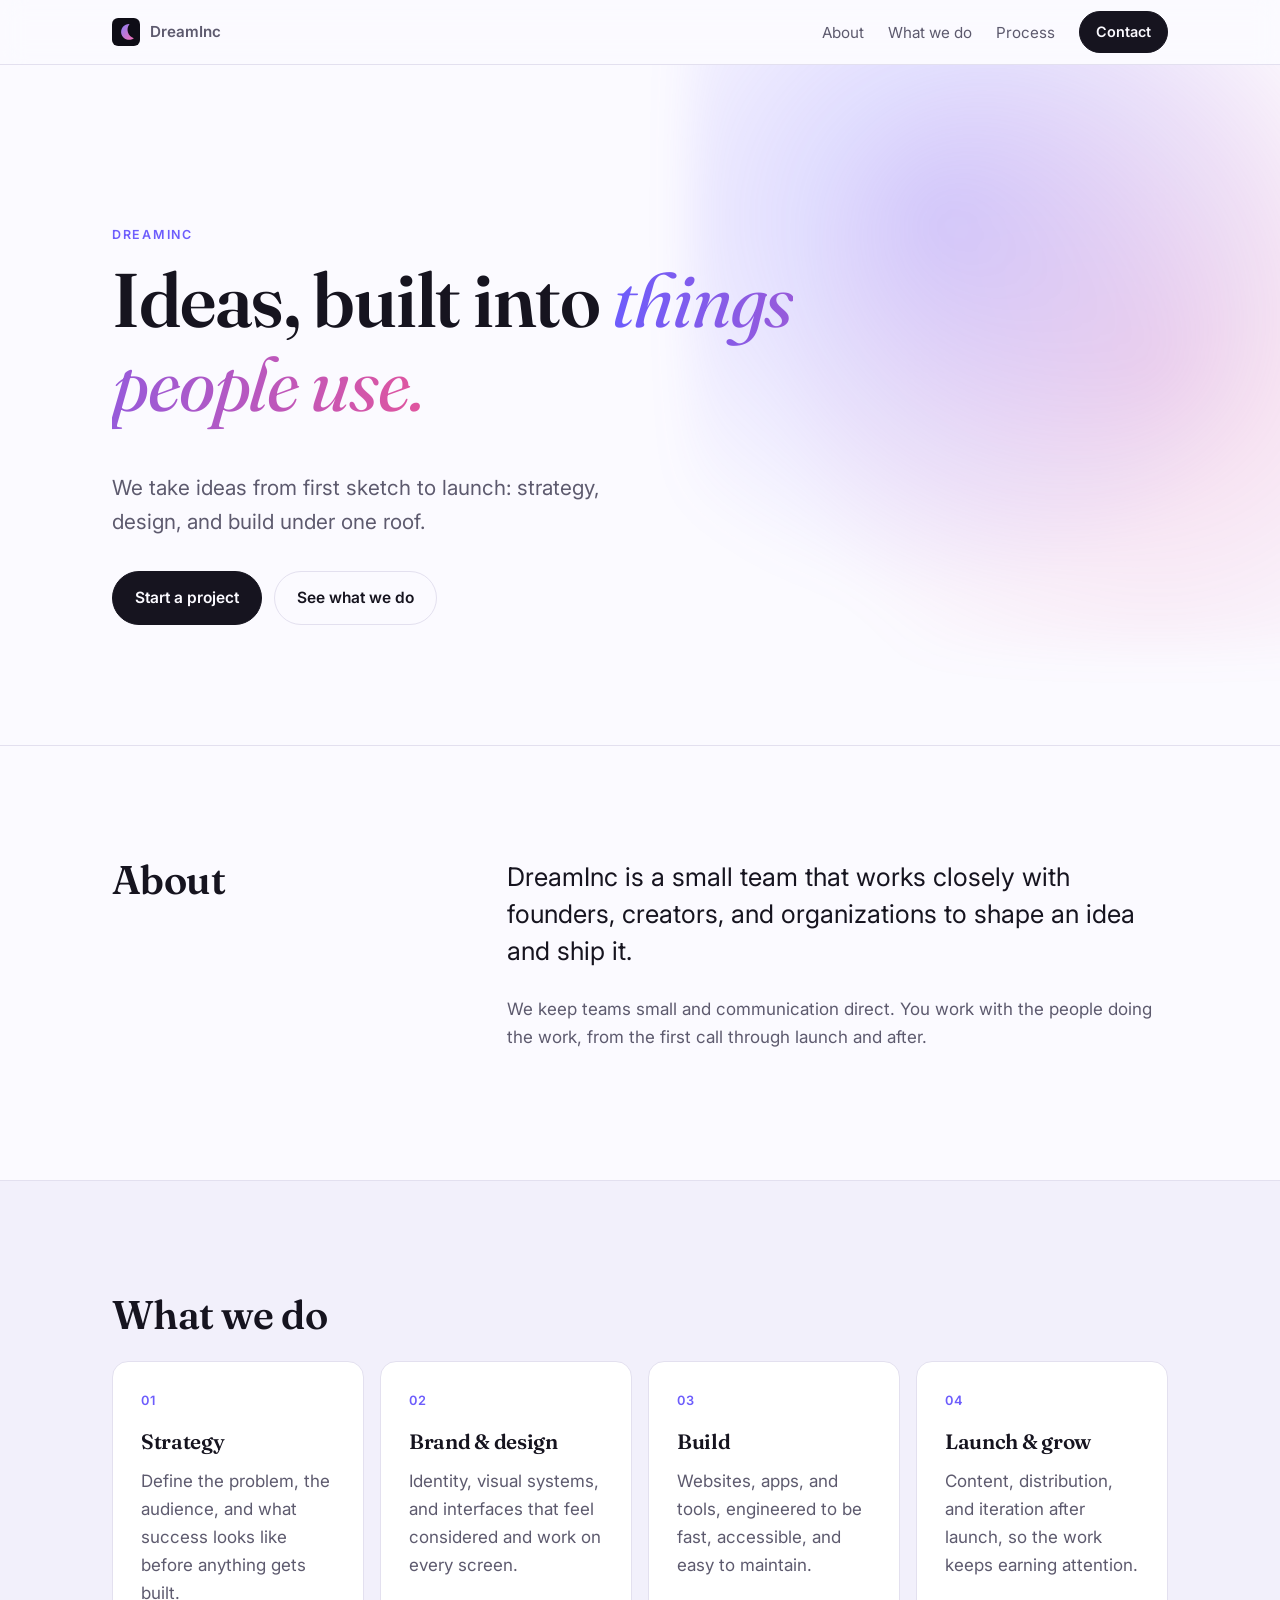
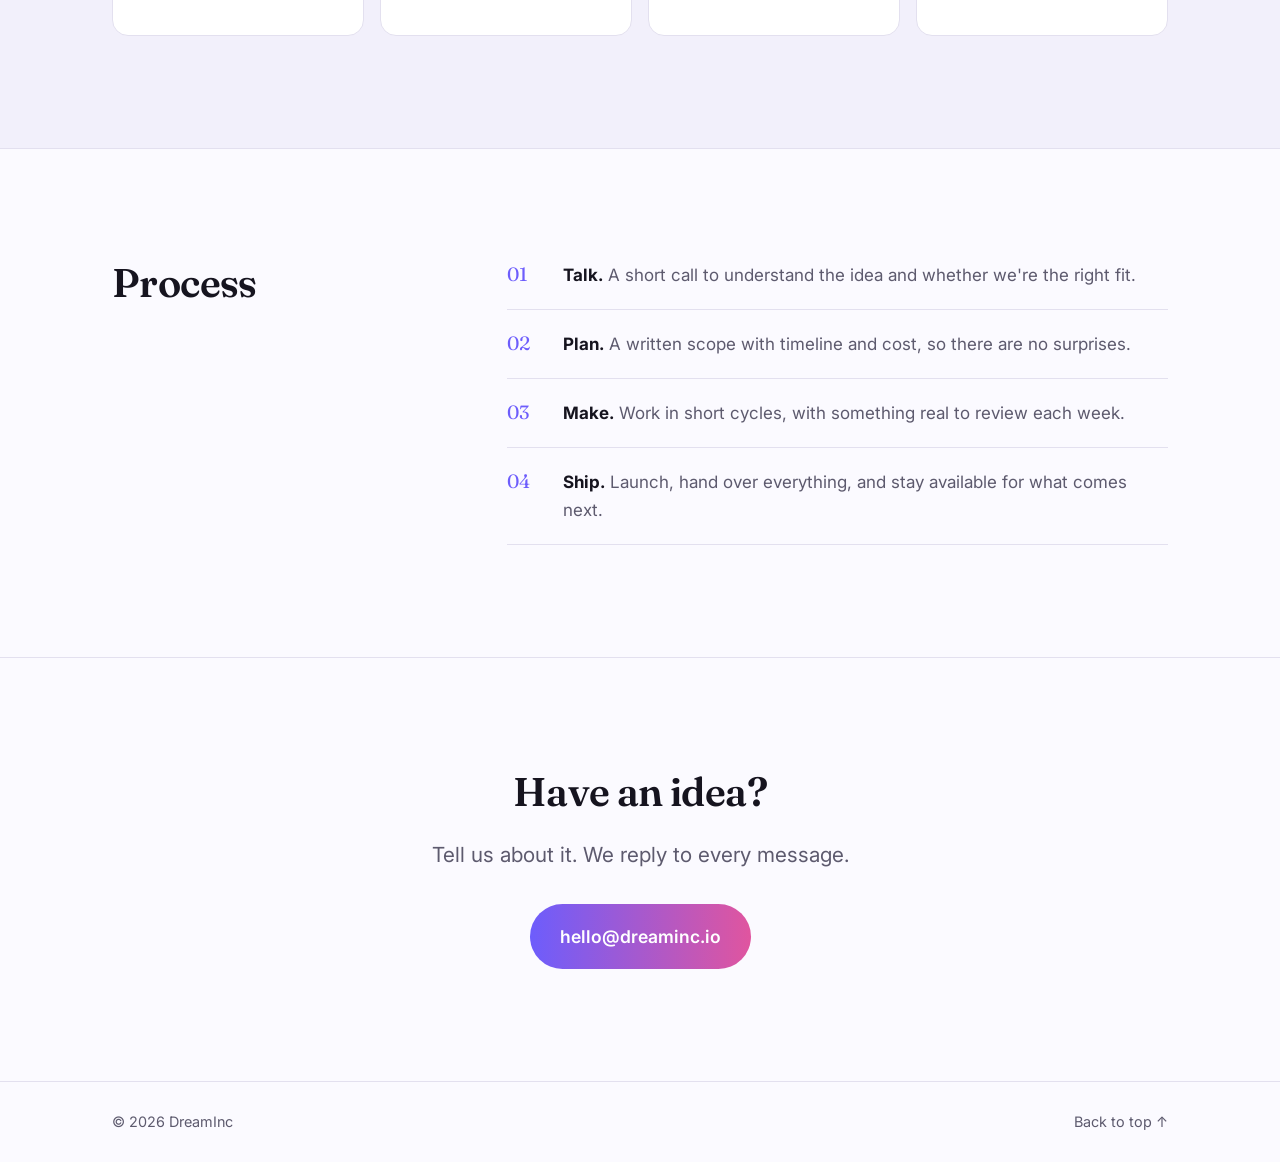
<file: dreaminc/index.html>
<!DOCTYPE html>
<html lang="en">
<head>
  <meta charset="UTF-8">
  <meta name="viewport" content="width=device-width, initial-scale=1.0">
  <title>DreamInc</title>
  <!-- EDIT: one-sentence description used by search engines and link previews -->
  <meta name="description" content="DreamInc turns ideas into things people can use.">
  <meta property="og:title" content="DreamInc">
  <meta property="og:description" content="DreamInc turns ideas into things people can use.">
  <meta property="og:url" content="https://dreaminc.io/">
  <meta property="og:type" content="website">
  <link rel="canonical" href="https://dreaminc.io/">
  <link rel="icon" href="favicon.svg" type="image/svg+xml">
  <link rel="preconnect" href="https://fonts.googleapis.com">
  <link rel="preconnect" href="https://fonts.gstatic.com" crossorigin>
  <link href="https://fonts.googleapis.com/css2?family=Fraunces:opsz,wght@9..144,400;9..144,600&family=Inter:wght@400;500;600&display=swap" rel="stylesheet">
  <link rel="stylesheet" href="styles.css">
</head>
<body>
  <a class="skip" href="#main">Skip to content</a>

  <header class="nav">
    <div class="wrap nav-inner">
      <a class="brand" href="#top" aria-label="DreamInc home">
        <img src="favicon.svg" alt="" width="28" height="28">
        <span>DreamInc</span>
      </a>
      <nav aria-label="Primary">
        <ul>
          <li><a href="#about">About</a></li>
          <li><a href="#services">What we do</a></li>
          <li><a href="#process">Process</a></li>
          <li><a class="btn btn-small" href="#contact">Contact</a></li>
        </ul>
      </nav>
    </div>
  </header>

  <main id="main">
    <section class="hero" id="top">
      <div class="glow" aria-hidden="true"></div>
      <div class="wrap">
        <p class="eyebrow">DreamInc</p>
        <!-- EDIT: headline -->
        <h1>Ideas, built into <em>things people use.</em></h1>
        <!-- EDIT: one or two sentences on what DreamInc does -->
        <p class="lede">We take ideas from first sketch to launch: strategy, design, and build under one roof.</p>
        <div class="cta-row">
          <a class="btn" href="#contact">Start a project</a>
          <a class="btn btn-ghost" href="#services">See what we do</a>
        </div>
      </div>
    </section>

    <section id="about" class="section">
      <div class="wrap split">
        <h2>About</h2>
        <div>
          <!-- EDIT: company story -->
          <p class="big">DreamInc is a small team that works closely with founders, creators, and organizations to shape an idea and ship it.</p>
          <p>We keep teams small and communication direct. You work with the people doing the work, from the first call through launch and after.</p>
        </div>
      </div>
    </section>

    <section id="services" class="section alt">
      <div class="wrap">
        <h2>What we do</h2>
        <!-- EDIT: replace or rename these cards -->
        <div class="cards">
          <article class="card">
            <span class="num">01</span>
            <h3>Strategy</h3>
            <p>Define the problem, the audience, and what success looks like before anything gets built.</p>
          </article>
          <article class="card">
            <span class="num">02</span>
            <h3>Brand &amp; design</h3>
            <p>Identity, visual systems, and interfaces that feel considered and work on every screen.</p>
          </article>
          <article class="card">
            <span class="num">03</span>
            <h3>Build</h3>
            <p>Websites, apps, and tools, engineered to be fast, accessible, and easy to maintain.</p>
          </article>
          <article class="card">
            <span class="num">04</span>
            <h3>Launch &amp; grow</h3>
            <p>Content, distribution, and iteration after launch, so the work keeps earning attention.</p>
          </article>
        </div>
      </div>
    </section>

    <section id="process" class="section">
      <div class="wrap split">
        <h2>Process</h2>
        <ol class="steps">
          <li><strong>Talk.</strong> A short call to understand the idea and whether we're the right fit.</li>
          <li><strong>Plan.</strong> A written scope with timeline and cost, so there are no surprises.</li>
          <li><strong>Make.</strong> Work in short cycles, with something real to review each week.</li>
          <li><strong>Ship.</strong> Launch, hand over everything, and stay available for what comes next.</li>
        </ol>
      </div>
    </section>

    <section id="contact" class="section contact">
      <div class="wrap">
        <h2>Have an idea?</h2>
        <p class="lede">Tell us about it. We reply to every message.</p>
        <!-- EDIT: set the real inbox for dreaminc.io -->
        <a class="btn btn-large" href="mailto:hello@dreaminc.io">hello@dreaminc.io</a>
      </div>
    </section>
  </main>

  <footer class="footer">
    <div class="wrap footer-inner">
      <span>&copy; <span id="year">2026</span> DreamInc</span>
      <a href="#top">Back to top &uarr;</a>
    </div>
  </footer>

  <script>document.getElementById('year').textContent = new Date().getFullYear();</script>
</body>
</html>
</file>
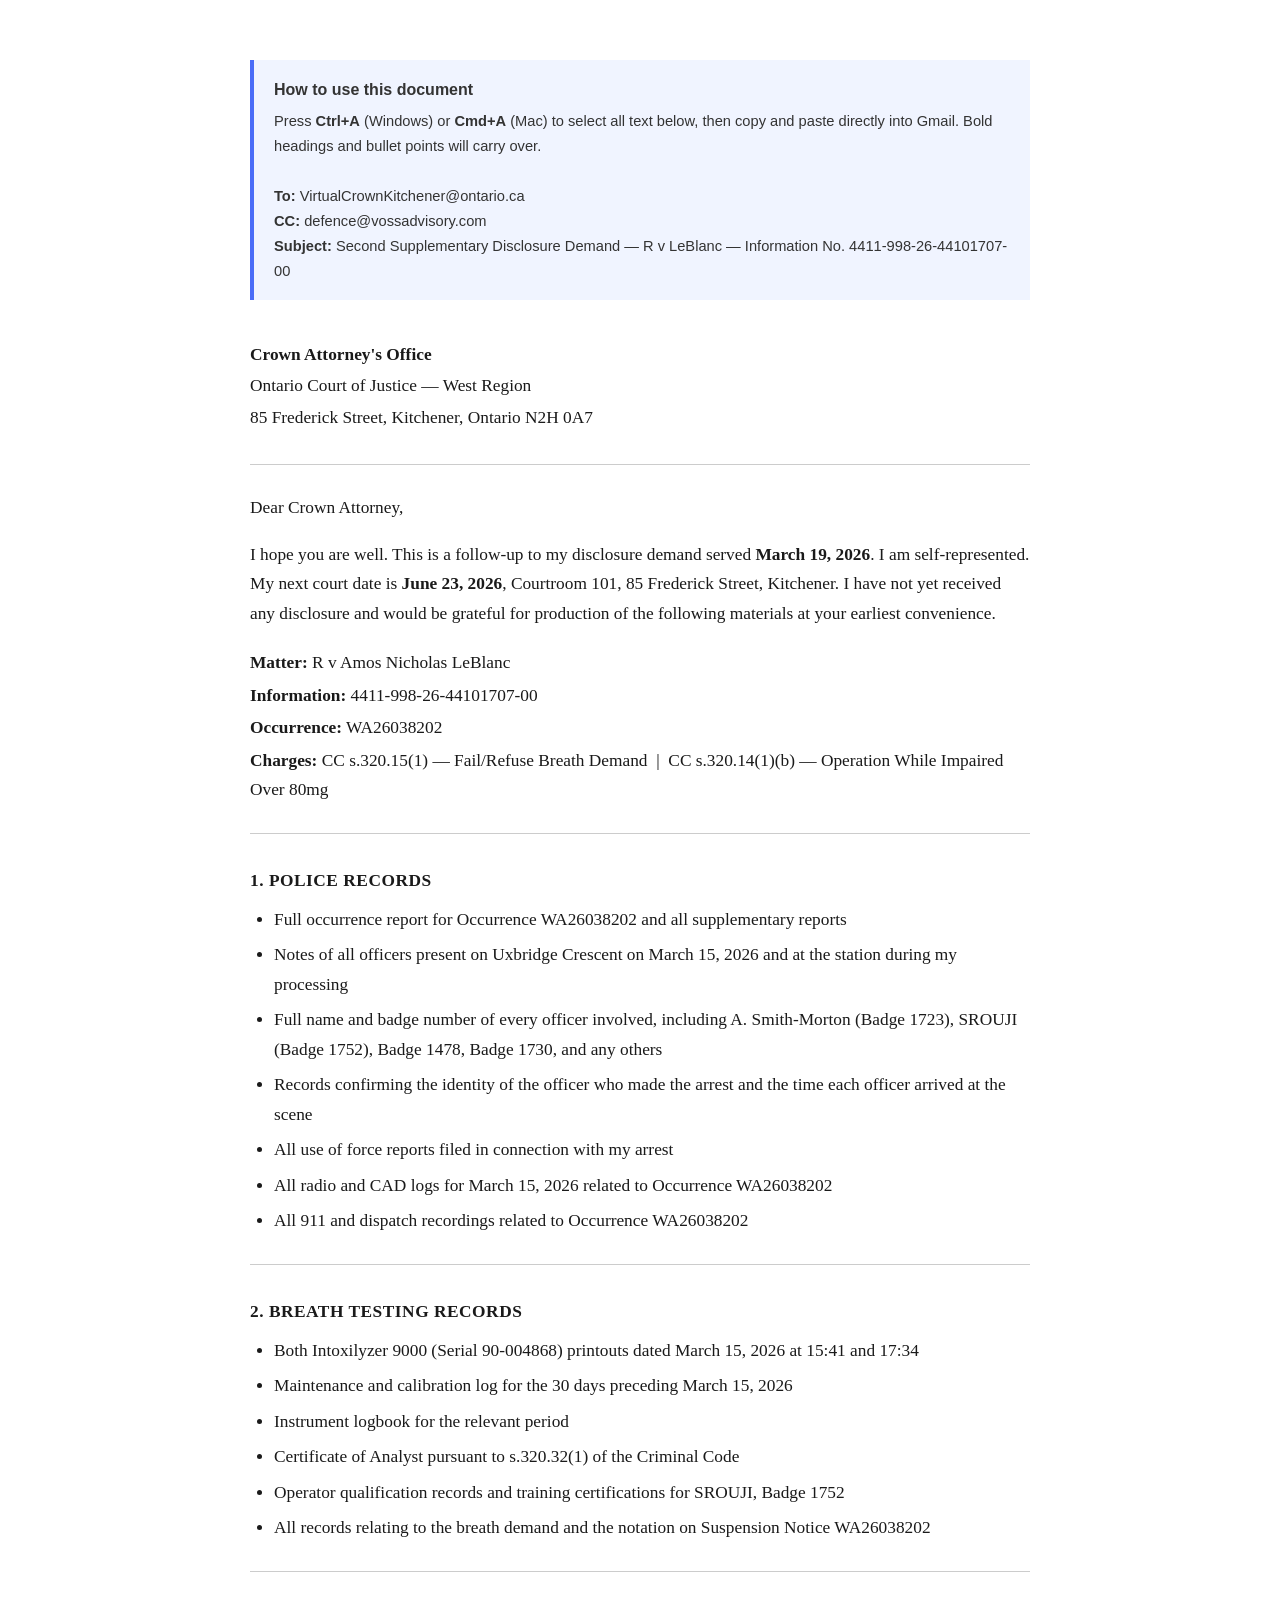
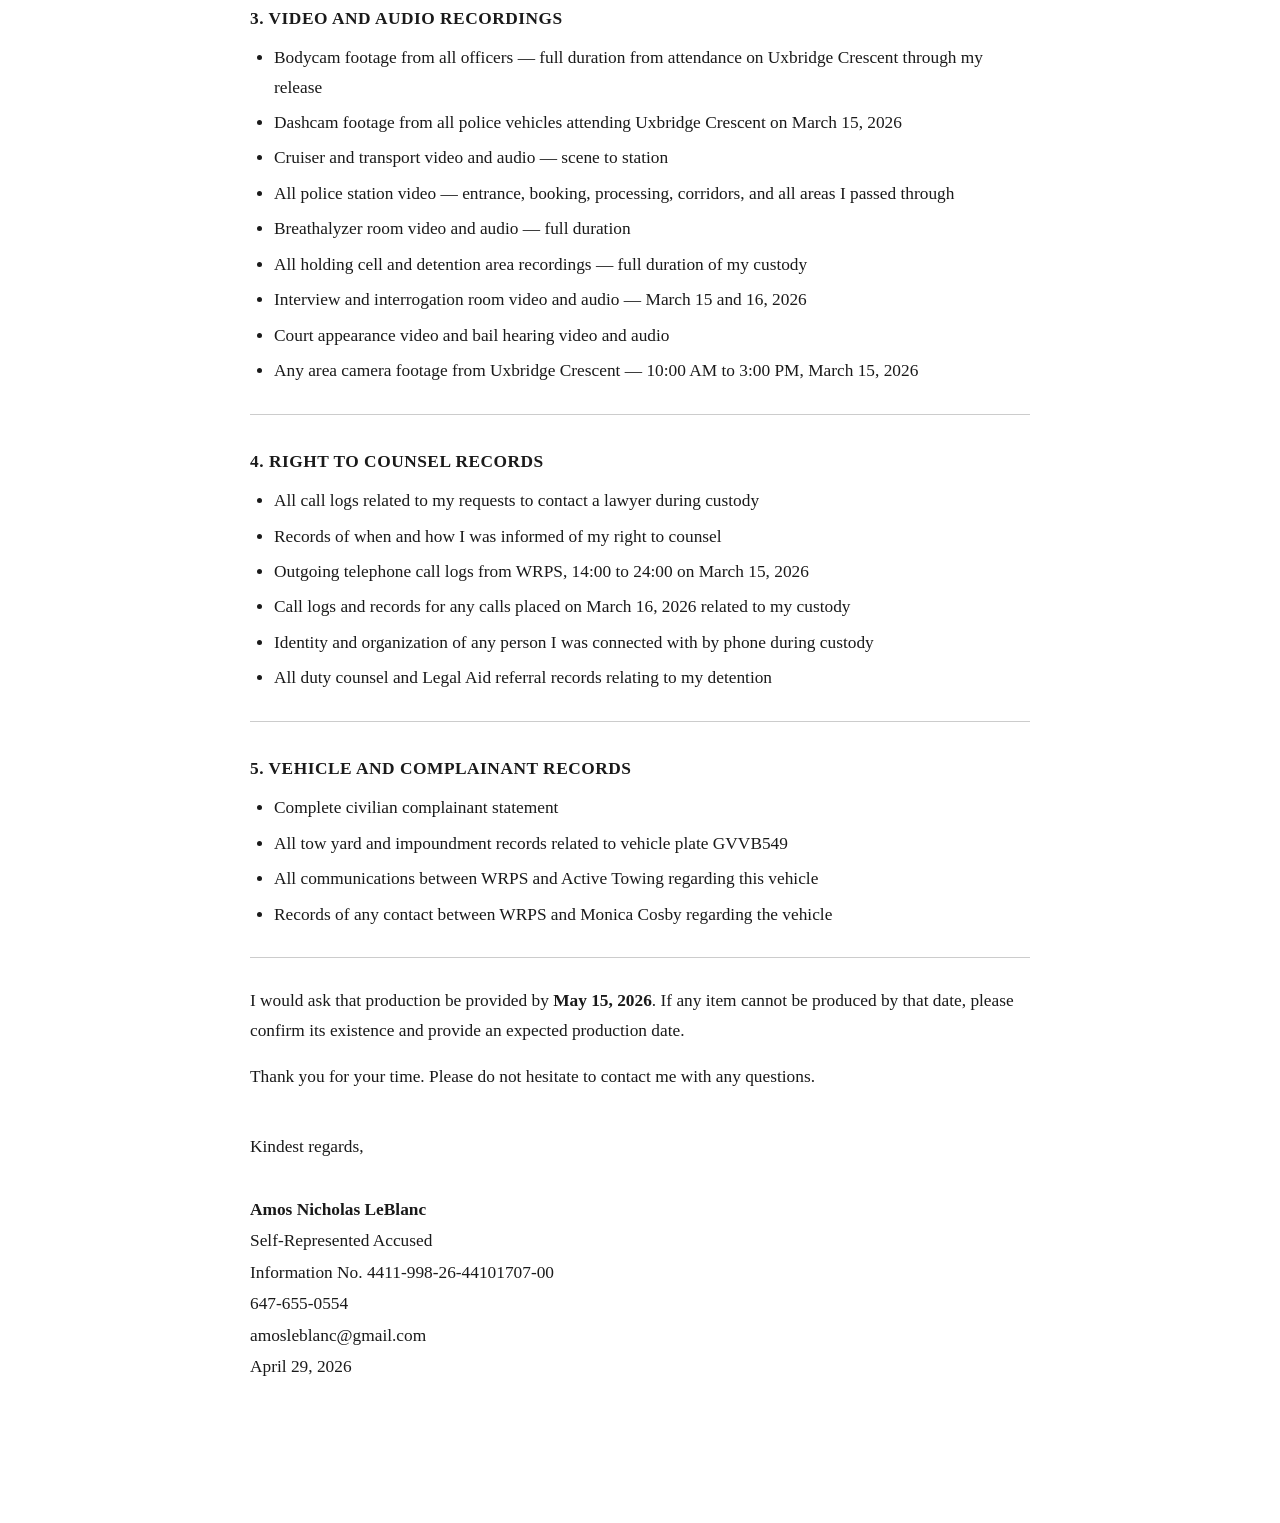
<file: disclosure_demand_leblanc.html>
<!DOCTYPE html>
<html lang="en">
<head>
  <meta charset="UTF-8">
  <meta name="viewport" content="width=device-width, initial-scale=1.0">
  <title>Disclosure Demand — R v LeBlanc</title>
  <style>
    body {
      font-family: Georgia, serif;
      font-size: 13pt;
      line-height: 1.7;
      max-width: 780px;
      margin: 60px auto;
      color: #1a1a1a;
      padding: 0 40px 80px 40px;
    }
    .header-block {
      margin-bottom: 32px;
    }
    .header-block p {
      margin: 2px 0;
    }
    hr {
      border: none;
      border-top: 1px solid #ccc;
      margin: 28px 0;
    }
    h2 {
      font-size: 13pt;
      font-weight: bold;
      margin: 32px 0 10px 0;
      text-transform: uppercase;
      letter-spacing: 0.03em;
    }
    ul {
      margin: 8px 0 16px 0;
      padding-left: 24px;
    }
    li {
      margin-bottom: 6px;
    }
    .meta {
      margin: 20px 0 28px 0;
    }
    .meta p {
      margin: 3px 0;
    }
    .closing {
      margin-top: 40px;
    }
    .closing p {
      margin: 2px 0;
    }
    .instructions {
      background: #f0f4ff;
      border-left: 4px solid #4a6cf7;
      padding: 16px 20px;
      margin-bottom: 40px;
      font-family: Arial, sans-serif;
      font-size: 11pt;
      color: #333;
    }
    .instructions strong {
      display: block;
      margin-bottom: 6px;
      font-size: 12pt;
    }
  </style>
</head>
<body>

  <div class="instructions">
    <strong>How to use this document</strong>
    Press <b>Ctrl+A</b> (Windows) or <b>Cmd+A</b> (Mac) to select all text below, then copy and paste directly into Gmail. Bold headings and bullet points will carry over.<br><br>
    <b>To:</b> VirtualCrownKitchener@ontario.ca<br>
    <b>CC:</b> defence@vossadvisory.com<br>
    <b>Subject:</b> Second Supplementary Disclosure Demand — R v LeBlanc — Information No. 4411-998-26-44101707-00
  </div>

  <div class="header-block">
    <p><strong>Crown Attorney's Office</strong></p>
    <p>Ontario Court of Justice — West Region</p>
    <p>85 Frederick Street, Kitchener, Ontario N2H 0A7</p>
  </div>

  <hr>

  <p>Dear Crown Attorney,</p>

  <p>I hope you are well. This is a follow-up to my disclosure demand served <strong>March 19, 2026</strong>. I am self-represented. My next court date is <strong>June 23, 2026</strong>, Courtroom 101, 85 Frederick Street, Kitchener. I have not yet received any disclosure and would be grateful for production of the following materials at your earliest convenience.</p>

  <div class="meta">
    <p><strong>Matter:</strong> R v Amos Nicholas LeBlanc</p>
    <p><strong>Information:</strong> 4411-998-26-44101707-00</p>
    <p><strong>Occurrence:</strong> WA26038202</p>
    <p><strong>Charges:</strong> CC s.320.15(1) — Fail/Refuse Breath Demand &nbsp;|&nbsp; CC s.320.14(1)(b) — Operation While Impaired Over 80mg</p>
  </div>

  <hr>

  <h2>1. Police Records</h2>
  <ul>
    <li>Full occurrence report for Occurrence WA26038202 and all supplementary reports</li>
    <li>Notes of all officers present on Uxbridge Crescent on March 15, 2026 and at the station during my processing</li>
    <li>Full name and badge number of every officer involved, including A. Smith-Morton (Badge 1723), SROUJI (Badge 1752), Badge 1478, Badge 1730, and any others</li>
    <li>Records confirming the identity of the officer who made the arrest and the time each officer arrived at the scene</li>
    <li>All use of force reports filed in connection with my arrest</li>
    <li>All radio and CAD logs for March 15, 2026 related to Occurrence WA26038202</li>
    <li>All 911 and dispatch recordings related to Occurrence WA26038202</li>
  </ul>

  <hr>

  <h2>2. Breath Testing Records</h2>
  <ul>
    <li>Both Intoxilyzer 9000 (Serial 90-004868) printouts dated March 15, 2026 at 15:41 and 17:34</li>
    <li>Maintenance and calibration log for the 30 days preceding March 15, 2026</li>
    <li>Instrument logbook for the relevant period</li>
    <li>Certificate of Analyst pursuant to s.320.32(1) of the Criminal Code</li>
    <li>Operator qualification records and training certifications for SROUJI, Badge 1752</li>
    <li>All records relating to the breath demand and the notation on Suspension Notice WA26038202</li>
  </ul>

  <hr>

  <h2>3. Video and Audio Recordings</h2>
  <ul>
    <li>Bodycam footage from all officers — full duration from attendance on Uxbridge Crescent through my release</li>
    <li>Dashcam footage from all police vehicles attending Uxbridge Crescent on March 15, 2026</li>
    <li>Cruiser and transport video and audio — scene to station</li>
    <li>All police station video — entrance, booking, processing, corridors, and all areas I passed through</li>
    <li>Breathalyzer room video and audio — full duration</li>
    <li>All holding cell and detention area recordings — full duration of my custody</li>
    <li>Interview and interrogation room video and audio — March 15 and 16, 2026</li>
    <li>Court appearance video and bail hearing video and audio</li>
    <li>Any area camera footage from Uxbridge Crescent — 10:00 AM to 3:00 PM, March 15, 2026</li>
  </ul>

  <hr>

  <h2>4. Right to Counsel Records</h2>
  <ul>
    <li>All call logs related to my requests to contact a lawyer during custody</li>
    <li>Records of when and how I was informed of my right to counsel</li>
    <li>Outgoing telephone call logs from WRPS, 14:00 to 24:00 on March 15, 2026</li>
    <li>Call logs and records for any calls placed on March 16, 2026 related to my custody</li>
    <li>Identity and organization of any person I was connected with by phone during custody</li>
    <li>All duty counsel and Legal Aid referral records relating to my detention</li>
  </ul>

  <hr>

  <h2>5. Vehicle and Complainant Records</h2>
  <ul>
    <li>Complete civilian complainant statement</li>
    <li>All tow yard and impoundment records related to vehicle plate GVVB549</li>
    <li>All communications between WRPS and Active Towing regarding this vehicle</li>
    <li>Records of any contact between WRPS and Monica Cosby regarding the vehicle</li>
  </ul>

  <hr>

  <p>I would ask that production be provided by <strong>May 15, 2026</strong>. If any item cannot be produced by that date, please confirm its existence and provide an expected production date.</p>

  <p>Thank you for your time. Please do not hesitate to contact me with any questions.</p>

  <div class="closing">
    <p>Kindest regards,</p>
    <br>
    <p><strong>Amos Nicholas LeBlanc</strong></p>
    <p>Self-Represented Accused</p>
    <p>Information No. 4411-998-26-44101707-00</p>
    <p>647-655-0554</p>
    <p>amosleblanc@gmail.com</p>
    <p>April 29, 2026</p>
  </div>

</body>
</html>
</file>
<file: dreaminc/styles.css>
:root {
  --bg: #fbfaff;
  --bg-alt: #f2f0fb;
  --surface: #ffffff;
  --text: #16141f;
  --muted: #5d5a6e;
  --line: #e3e0ef;
  --accent: #6d5dfc;
  --accent-2: #e0559f;
  --on-accent: #ffffff;
  --glow-a: rgba(109, 93, 252, 0.28);
  --glow-b: rgba(224, 85, 159, 0.2);
  --radius: 16px;
  --max: 1120px;
}

@media (prefers-color-scheme: dark) {
  :root:not([data-theme="light"]) {
    --bg: #0e0d16;
    --bg-alt: #15131f;
    --surface: #1b1928;
    --text: #f1eff8;
    --muted: #a7a3bb;
    --line: #2b2840;
    --accent: #8b7cf6;
    --accent-2: #f472b6;
    --on-accent: #0e0d16;
    --glow-a: rgba(139, 124, 246, 0.35);
    --glow-b: rgba(244, 114, 182, 0.22);
  }
}

:root[data-theme="dark"] {
  --bg: #0e0d16;
  --bg-alt: #15131f;
  --surface: #1b1928;
  --text: #f1eff8;
  --muted: #a7a3bb;
  --line: #2b2840;
  --accent: #8b7cf6;
  --accent-2: #f472b6;
  --on-accent: #0e0d16;
  --glow-a: rgba(139, 124, 246, 0.35);
  --glow-b: rgba(244, 114, 182, 0.22);
}

*, *::before, *::after { box-sizing: border-box; }

html { scroll-behavior: smooth; }
@media (prefers-reduced-motion: reduce) { html { scroll-behavior: auto; } }

body {
  margin: 0;
  background: var(--bg);
  color: var(--text);
  font: 400 17px/1.65 "Inter", system-ui, -apple-system, sans-serif;
  -webkit-font-smoothing: antialiased;
  overflow-x: hidden;
}

h1, h2, h3 {
  font-family: "Fraunces", Georgia, serif;
  font-weight: 600;
  line-height: 1.1;
  letter-spacing: -0.015em;
  margin: 0 0 0.6em;
}
h1 { font-size: clamp(2.5rem, 6.5vw, 4.75rem); max-width: 14ch; }
h1 em {
  font-style: italic;
  font-weight: 400;
  background: linear-gradient(90deg, var(--accent), var(--accent-2));
  -webkit-background-clip: text;
  background-clip: text;
  color: transparent;
}
h2 { font-size: clamp(1.75rem, 3.5vw, 2.5rem); }
h3 { font-size: 1.3rem; }
p { margin: 0 0 1em; }
a { color: inherit; }

.wrap { max-width: var(--max); margin: 0 auto; padding: 0 16px; }
@media (min-width: 720px) { .wrap { padding: 0 32px; } }

.skip {
  position: absolute; left: -9999px; top: 8px;
  background: var(--accent); color: var(--on-accent);
  padding: 8px 14px; border-radius: 8px; z-index: 100;
}
.skip:focus { left: 8px; }

:focus-visible { outline: 2px solid var(--accent); outline-offset: 3px; border-radius: 6px; }

/* Nav */
.nav {
  position: sticky; top: 0; z-index: 10;
  background: color-mix(in srgb, var(--bg) 82%, transparent);
  backdrop-filter: blur(12px);
  -webkit-backdrop-filter: blur(12px);
  border-bottom: 1px solid var(--line);
}
.nav-inner { display: flex; align-items: center; justify-content: space-between; height: 64px; }
.brand { display: flex; align-items: center; gap: 10px; text-decoration: none; font-weight: 600; font-size: 1.05rem; }
.nav ul { display: flex; align-items: center; gap: 24px; list-style: none; margin: 0; padding: 0; }
.nav a:not(.btn) { text-decoration: none; color: var(--muted); font-size: 0.95rem; }
.nav a:not(.btn):hover { color: var(--text); }
@media (max-width: 640px) {
  .nav li:not(:last-child) { display: none; }
}

/* Buttons */
.btn {
  display: inline-block;
  padding: 13px 22px;
  border-radius: 999px;
  background: var(--text);
  color: var(--bg);
  text-decoration: none;
  font-weight: 600;
  font-size: 0.97rem;
  border: 1px solid var(--text);
  transition: transform 0.15s ease, opacity 0.15s ease;
}
.btn:hover { transform: translateY(-1px); opacity: 0.9; }
.btn-ghost { background: transparent; color: var(--text); border-color: var(--line); }
.btn-small { padding: 8px 16px; font-size: 0.9rem; }
.btn-large {
  padding: 18px 30px; font-size: 1.1rem;
  background: linear-gradient(90deg, var(--accent), var(--accent-2));
  border: 0; color: #fff;
  overflow-wrap: anywhere;
}

/* Hero */
.hero { position: relative; padding: clamp(80px, 14vw, 160px) 0 clamp(72px, 10vw, 120px); overflow: hidden; }
.glow {
  position: absolute; inset: -20% -10% auto auto;
  width: min(720px, 90vw); aspect-ratio: 1;
  background:
    radial-gradient(circle at 35% 40%, var(--glow-a), transparent 60%),
    radial-gradient(circle at 65% 60%, var(--glow-b), transparent 60%);
  filter: blur(20px);
  pointer-events: none;
}
.hero .wrap { position: relative; }
.eyebrow {
  text-transform: uppercase; letter-spacing: 0.14em;
  font-size: 0.78rem; font-weight: 600; color: var(--accent);
}
.lede { font-size: clamp(1.1rem, 2vw, 1.3rem); color: var(--muted); max-width: 40ch; }
.cta-row { display: flex; flex-wrap: wrap; gap: 12px; margin-top: 32px; }

/* Sections */
.section { padding: clamp(64px, 9vw, 112px) 0; border-top: 1px solid var(--line); }
.section.alt { background: var(--bg-alt); }
.split { display: grid; gap: 24px; }
@media (min-width: 860px) { .split { grid-template-columns: 1fr 2fr; gap: 64px; } }
.big { font-size: clamp(1.25rem, 2.4vw, 1.6rem); line-height: 1.45; }
.split p:not(.big) { color: var(--muted); max-width: 60ch; }

.cards { display: grid; gap: 16px; grid-template-columns: repeat(auto-fit, minmax(240px, 1fr)); margin-top: 16px; }
.card {
  background: var(--surface);
  border: 1px solid var(--line);
  border-radius: var(--radius);
  padding: 28px;
}
.card p { color: var(--muted); margin: 0; }
.num { display: block; font-size: 0.8rem; font-weight: 600; color: var(--accent); margin-bottom: 20px; letter-spacing: 0.08em; }

.steps { list-style: none; margin: 0; padding: 0; counter-reset: s; }
.steps li {
  counter-increment: s;
  position: relative;
  padding: 20px 0 20px 56px;
  border-bottom: 1px solid var(--line);
  color: var(--muted);
}
.steps li:first-child { padding-top: 0; }
.steps li:first-child::before { top: -2px; }
.steps li::before {
  content: counter(s, decimal-leading-zero);
  position: absolute; left: 0; top: 18px;
  font-family: "Fraunces", Georgia, serif;
  font-size: 1.2rem; color: var(--accent);
}
.steps strong { color: var(--text); }

.contact { text-align: center; }
.contact .lede { margin: 0 auto 32px; }

/* Footer */
.footer { border-top: 1px solid var(--line); padding: 28px 0; color: var(--muted); font-size: 0.9rem; }
.footer-inner { display: flex; justify-content: space-between; gap: 16px; flex-wrap: wrap; }
.footer a { text-decoration: none; }
.footer a:hover { color: var(--text); }
</file>
